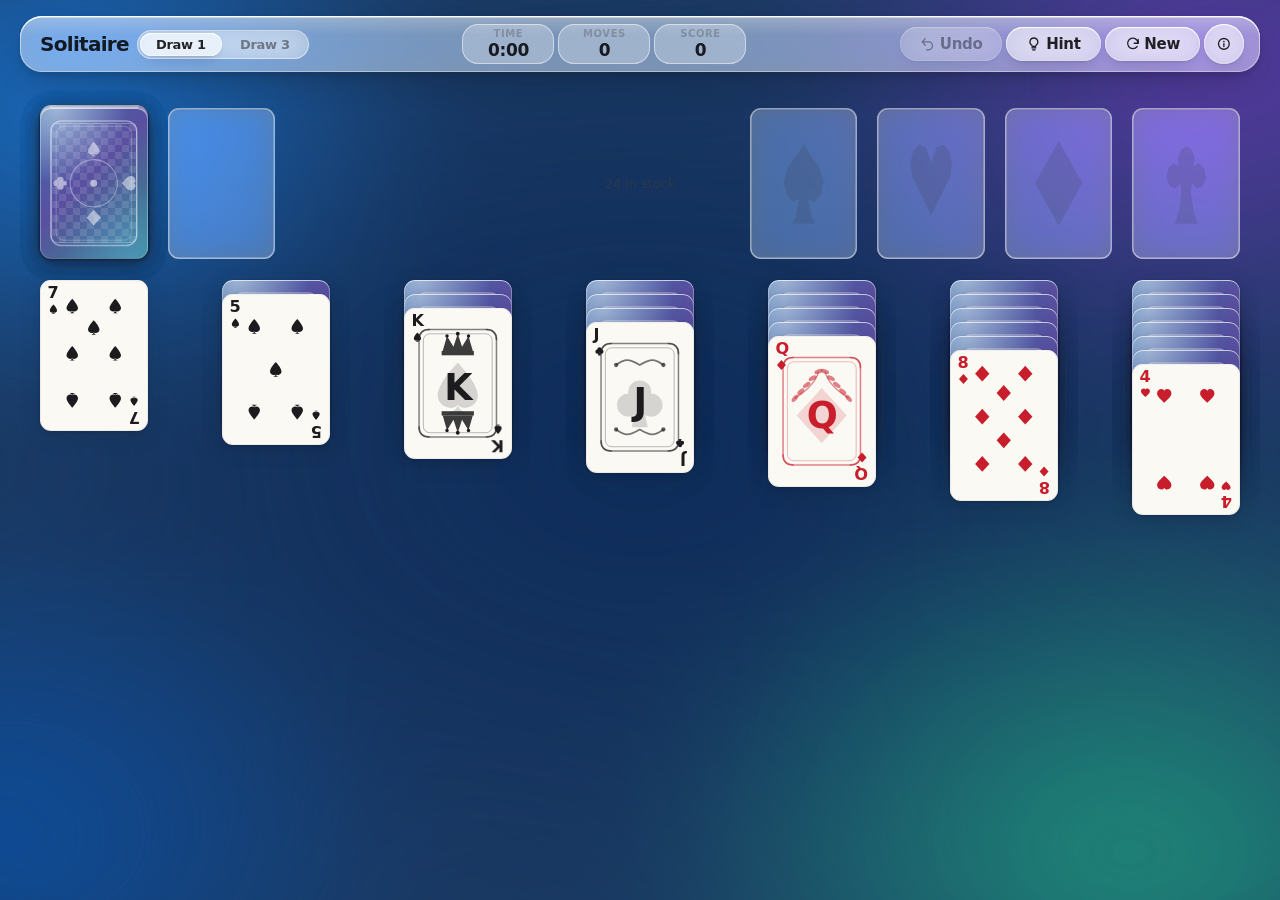
<file: index.html>
<!doctype html>
<html lang="en">
<head>
<meta charset="utf-8">
<meta name="viewport" content="width=device-width, initial-scale=1, viewport-fit=cover, maximum-scale=1">
<meta name="color-scheme" content="light dark">
<meta name="description" content="Klondike Solitaire in an Apple Liquid Glass design system.">
<meta name="apple-mobile-web-app-capable" content="yes">
<title>Glass Solitaire</title>
<link rel="icon" href="data:image/svg+xml,<svg xmlns='http://www.w3.org/2000/svg' viewBox='0 0 100 100'><rect width='100' height='100' rx='22' fill='%230A84FF'/><path d='M50 22c8 14 22 20 22 32a22 22 0 0 1-44 0c0-12 14-18 22-32z' fill='white'/></svg>">
<link rel="stylesheet" href="css/tokens.css">
<link rel="stylesheet" href="css/glass.css">
<link rel="stylesheet" href="css/cards.css">
<link rel="stylesheet" href="css/board.css">
<link rel="stylesheet" href="css/app.css">
</head>
<body>

<div class="app">

  <header class="toolbar glass glass--2" role="banner">
    <div class="toolbar__group toolbar__group--start">
      <h1 class="toolbar__title">Solitaire</h1>
      <div class="glass-segmented" role="tablist" aria-label="Draw mode" id="draw-mode">
        <button class="glass-segmented__option" role="tab" data-draw="1" aria-selected="true">Draw 1</button>
        <button class="glass-segmented__option" role="tab" data-draw="3" aria-selected="false">Draw 3</button>
      </div>
    </div>

    <div class="toolbar__group toolbar__group--stats" aria-live="off">
      <div class="glass-stat">
        <span class="glass-stat__label">Time</span>
        <span class="glass-stat__value" id="stat-time">0:00</span>
      </div>
      <div class="glass-stat">
        <span class="glass-stat__label">Moves</span>
        <span class="glass-stat__value" id="stat-moves">0</span>
      </div>
      <div class="glass-stat">
        <span class="glass-stat__label">Score</span>
        <span class="glass-stat__value" id="stat-score">0</span>
      </div>
    </div>

    <div class="toolbar__group toolbar__group--end">
      <button class="glass-button" id="btn-undo" title="Undo (U)" aria-label="Undo" disabled>
        <svg class="icon" viewBox="0 0 24 24" aria-hidden="true"><path d="M4 9h9a6 6 0 0 1 0 12h-3" fill="none" stroke="currentColor" stroke-width="2" stroke-linecap="round" stroke-linejoin="round"/><path d="M8 4 3.5 9 8 14" fill="none" stroke="currentColor" stroke-width="2" stroke-linecap="round" stroke-linejoin="round"/></svg>
        <span class="glass-button__label">Undo</span>
      </button>
      <button class="glass-button" id="btn-hint" title="Hint (H)" aria-label="Hint">
        <svg class="icon" viewBox="0 0 24 24" aria-hidden="true"><path d="M9 18h6M10 21h4" fill="none" stroke="currentColor" stroke-width="2" stroke-linecap="round"/><path d="M12 3a6 6 0 0 0-3.6 10.8c.6.5.9 1.1 1 1.7l.1.5h5l.1-.5c.1-.6.4-1.2 1-1.7A6 6 0 0 0 12 3z" fill="none" stroke="currentColor" stroke-width="2" stroke-linejoin="round"/></svg>
        <span class="glass-button__label">Hint</span>
      </button>
      <button class="glass-button glass-button--primary" id="btn-auto" title="Auto-complete (A)" aria-label="Auto-complete" hidden>
        <svg class="icon" viewBox="0 0 24 24" aria-hidden="true"><path d="m4 12 5 5L20 6" fill="none" stroke="currentColor" stroke-width="2.2" stroke-linecap="round" stroke-linejoin="round"/></svg>
        <span class="glass-button__label">Finish</span>
      </button>
      <button class="glass-button" id="btn-new" title="New game (N)" aria-label="New game">
        <svg class="icon" viewBox="0 0 24 24" aria-hidden="true"><path d="M20 11A8 8 0 1 0 18.5 16" fill="none" stroke="currentColor" stroke-width="2" stroke-linecap="round"/><path d="M20 5v6h-6" fill="none" stroke="currentColor" stroke-width="2" stroke-linecap="round" stroke-linejoin="round"/></svg>
        <span class="glass-button__label">New</span>
      </button>
      <button class="glass-button glass-button--icon" id="btn-menu" title="Menu" aria-label="Menu" aria-haspopup="dialog">
        <svg class="icon" viewBox="0 0 24 24" aria-hidden="true"><circle cx="12" cy="12" r="8.2" fill="none" stroke="currentColor" stroke-width="2"/><circle cx="12" cy="8.4" r="1.3" fill="currentColor"/><path d="M12 11.6v4.4" fill="none" stroke="currentColor" stroke-width="2" stroke-linecap="round"/></svg>
      </button>
    </div>
  </header>

  <main class="board" id="board">
    <div class="board__top">
      <div class="pile pile--stock" data-pile="stock" tabindex="0" role="button" aria-label="Stock pile"></div>
      <div class="pile pile--waste" data-pile="waste" aria-label="Waste pile"></div>
      <div class="board__gap"></div>
      <div class="pile pile--foundation" data-pile="foundation" data-suit="S" aria-label="Spades foundation"></div>
      <div class="pile pile--foundation" data-pile="foundation" data-suit="H" aria-label="Hearts foundation"></div>
      <div class="pile pile--foundation" data-pile="foundation" data-suit="D" aria-label="Diamonds foundation"></div>
      <div class="pile pile--foundation" data-pile="foundation" data-suit="C" aria-label="Clubs foundation"></div>
    </div>

    <div class="board__tableau">
      <div class="pile pile--tableau" data-pile="tableau" data-index="0"></div>
      <div class="pile pile--tableau" data-pile="tableau" data-index="1"></div>
      <div class="pile pile--tableau" data-pile="tableau" data-index="2"></div>
      <div class="pile pile--tableau" data-pile="tableau" data-index="3"></div>
      <div class="pile pile--tableau" data-pile="tableau" data-index="4"></div>
      <div class="pile pile--tableau" data-pile="tableau" data-index="5"></div>
      <div class="pile pile--tableau" data-pile="tableau" data-index="6"></div>
    </div>

    <p class="board__stockmeta" id="stock-meta"></p>
  </main>

  <div class="drag-layer" id="drag-layer" aria-hidden="true"></div>

  <!-- Menu / settings sheet -->
  <div class="scrim" id="menu-scrim" hidden>
    <div class="glass-sheet" role="dialog" aria-modal="true" aria-labelledby="menu-title" id="menu-sheet">
      <button class="glass-sheet__close" id="menu-close" aria-label="Close">
        <svg class="icon" viewBox="0 0 24 24" aria-hidden="true"><path d="M6 6l12 12M18 6 6 18" fill="none" stroke="currentColor" stroke-width="2" stroke-linecap="round"/></svg>
      </button>
      <h2 class="glass-sheet__title" id="menu-title">Game</h2>

      <div class="settings-row">
        <span class="settings-row__label">Draw mode</span>
        <div class="glass-segmented" role="tablist" aria-label="Draw mode" id="draw-mode-sheet">
          <button class="glass-segmented__option" role="tab" data-draw="1" aria-selected="true">1 card</button>
          <button class="glass-segmented__option" role="tab" data-draw="3" aria-selected="false">3 cards</button>
        </div>
      </div>

      <div class="settings-row">
        <span class="settings-row__label">Appearance</span>
        <div class="glass-segmented" role="tablist" aria-label="Appearance" id="theme-mode">
          <button class="glass-segmented__option" role="tab" data-theme="auto" aria-selected="true">Auto</button>
          <button class="glass-segmented__option" role="tab" data-theme="light" aria-selected="false">Light</button>
          <button class="glass-segmented__option" role="tab" data-theme="dark" aria-selected="false">Dark</button>
        </div>
      </div>

      <div class="settings-row">
        <span class="settings-row__label">Animations</span>
        <div class="glass-segmented" role="tablist" aria-label="Animations" id="anim-mode">
          <button class="glass-segmented__option" role="tab" data-anim="on" aria-selected="true">On</button>
          <button class="glass-segmented__option" role="tab" data-anim="off" aria-selected="false">Off</button>
        </div>
      </div>

      <div class="sheet-actions">
        <button class="glass-button glass-button--primary sheet-actions__wide" id="btn-newdeal">New deal</button>
        <button class="glass-button sheet-actions__wide" id="btn-restart">Restart deal</button>
      </div>

      <h3 class="glass-sheet__subtitle">Statistics</h3>
      <dl class="stats-grid" id="stats-grid"></dl>
      <button class="glass-button glass-button--quiet" id="btn-resetstats">Reset statistics</button>

      <h3 class="glass-sheet__subtitle">Keyboard</h3>
      <ul class="keys">
        <li><kbd>Space</kbd> draw</li>
        <li><kbd>U</kbd> undo</li>
        <li><kbd>H</kbd> hint</li>
        <li><kbd>A</kbd> auto-complete</li>
        <li><kbd>N</kbd> new game</li>
        <li><kbd>R</kbd> restart</li>
        <li><kbd>Esc</kbd> close</li>
      </ul>
    </div>
  </div>

  <!-- Win overlay -->
  <div class="scrim scrim--win" id="win-scrim" hidden>
    <div class="glass-sheet glass-sheet--win" role="dialog" aria-modal="true" aria-labelledby="win-title">
      <div class="win-mark" aria-hidden="true">
        <svg viewBox="0 0 24 24"><path d="m4 12.5 5.2 5.2L20 7" fill="none" stroke="currentColor" stroke-width="2.4" stroke-linecap="round" stroke-linejoin="round"/></svg>
      </div>
      <h2 class="glass-sheet__title" id="win-title">You win</h2>
      <p class="glass-sheet__body" id="win-summary"></p>
      <div class="sheet-actions">
        <button class="glass-button glass-button--primary sheet-actions__wide" id="btn-winnew">New deal</button>
        <button class="glass-button sheet-actions__wide" id="btn-winclose">Admire the board</button>
      </div>
    </div>
  </div>

  <div class="toast" id="toast" role="status" aria-live="polite" hidden></div>

</div>

<script type="module" src="js/main.js"></script>
</body>
</html>
</file>
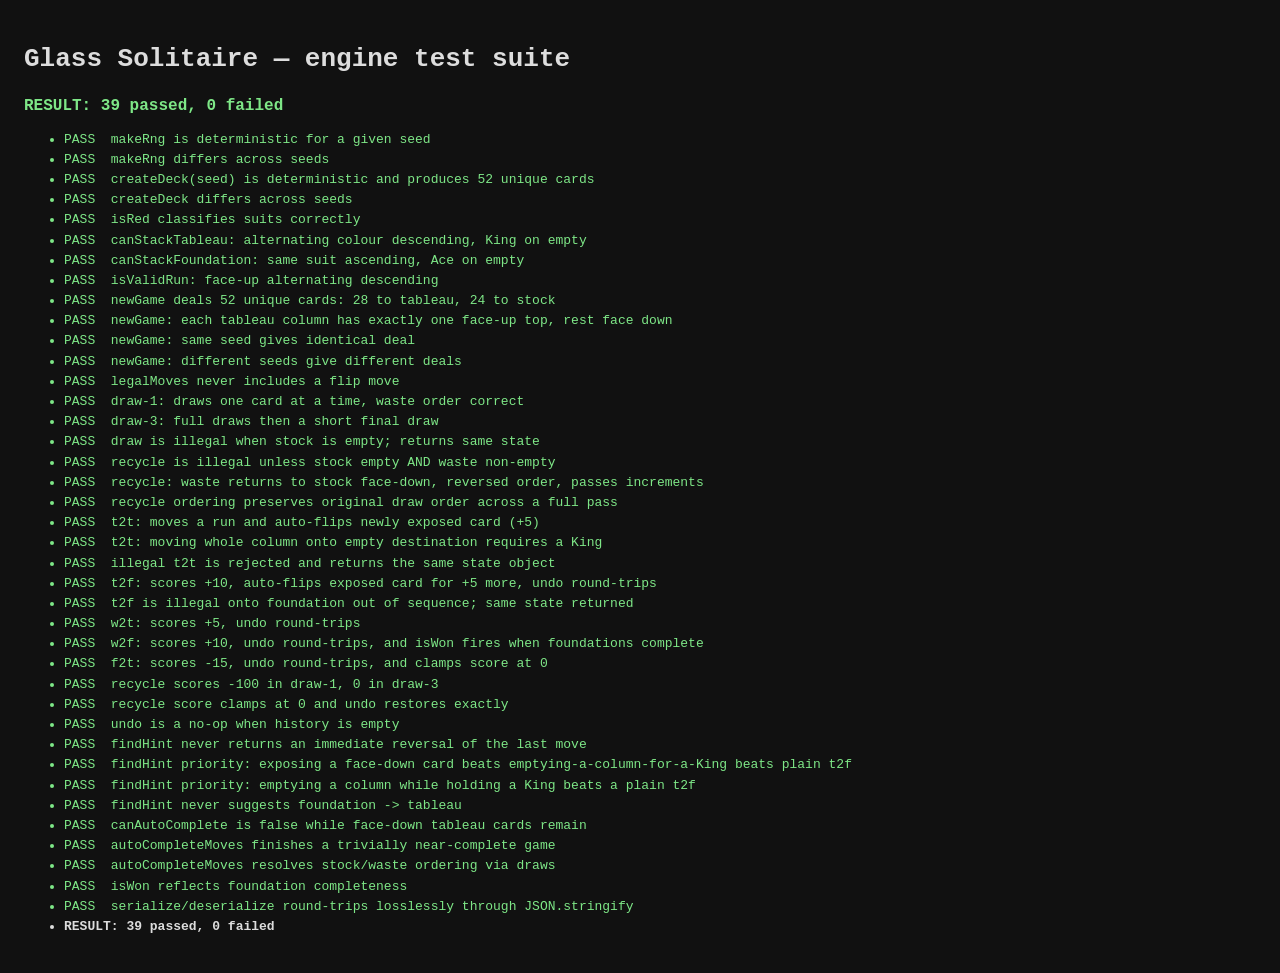
<file: tests/index.html>
<!doctype html>
<html lang="en">
<head>
<meta charset="utf-8">
<title>engine tests</title>
<style>
  body { font: 13px/1.4 ui-monospace, Menlo, Consolas, monospace; background:#111; color:#ddd; padding:16px; }
  .pass { color:#7ee787; }
  .fail { color:#ff7b72; }
  .name { color:#9cdcfe; }
  #summary { font-size:16px; margin:12px 0; font-weight:bold; }
  li { margin: 2px 0; white-space: pre-wrap; }
</style>
</head>
<body>
<h1>Glass Solitaire — engine test suite</h1>
<div id="summary">running…</div>
<ul id="results"></ul>

<script type="module">
import { makeRng, createDeck, isRed, SUITS, RANKS } from '../js/engine/deck.js';
import { canStackTableau, canStackFoundation, isValidRun } from '../js/engine/rules.js';
import {
  newGame, legalMoves, applyMove, undo, findHint,
  autoCompleteMoves, canAutoComplete, isWon, serialize, deserialize,
} from '../js/engine/game.js';

// ---------------------------------------------------------------------------
// tiny test framework
// ---------------------------------------------------------------------------

const results = [];

function test(name, fn) {
  try {
    fn();
    results.push({ name, pass: true });
  } catch (e) {
    results.push({ name, pass: false, error: (e && e.message) ? e.message : String(e) });
  }
}

function assert(cond, msg) {
  if (!cond) throw new Error(msg || 'assertion failed');
}

function assertEqual(a, b, msg) {
  const as = JSON.stringify(a);
  const bs = JSON.stringify(b);
  if (as !== bs) throw new Error(`${msg || 'not equal'} :: expected ${bs} but got ${as}`);
}

// ---------------------------------------------------------------------------
// fixtures
// ---------------------------------------------------------------------------

function C(suit, rank, faceUp) {
  return { id: `${suit}${rank}`, rank, suit, faceUp: !!faceUp };
}

function makeState(overrides) {
  const base = {
    stock: [],
    waste: [],
    foundations: { S: [], H: [], D: [], C: [] },
    tableau: [[], [], [], [], [], [], []],
    drawCount: 1,
    moves: 0,
    score: 0,
    elapsedMs: 0,
    history: [],
    passes: 0,
    won: false,
    seed: 1,
  };
  return Object.assign(base, overrides);
}

function ids(cards) {
  return cards.map((c) => c.id);
}

// ---------------------------------------------------------------------------
// deck.js
// ---------------------------------------------------------------------------

test('makeRng is deterministic for a given seed', () => {
  const r1 = makeRng(42);
  const r2 = makeRng(42);
  const seq1 = [r1(), r1(), r1(), r1(), r1()];
  const seq2 = [r2(), r2(), r2(), r2(), r2()];
  assertEqual(seq1, seq2, 'same seed should give same sequence');
  assert(seq1.every((n) => n >= 0 && n < 1), 'values must be in [0,1)');
});

test('makeRng differs across seeds', () => {
  const a = makeRng(1)();
  const b = makeRng(2)();
  assert(a !== b, 'different seeds should (almost certainly) differ');
});

test('createDeck(seed) is deterministic and produces 52 unique cards', () => {
  const d1 = createDeck(7);
  const d2 = createDeck(7);
  assertEqual(ids(d1), ids(d2), 'same seed must give same shuffle order');
  assert(d1.length === 52, 'deck has 52 cards');
  const uniq = new Set(ids(d1));
  assert(uniq.size === 52, 'all card ids unique');
  assert(d1.every((c) => c.faceUp === false), 'all cards start face down');
  for (const suit of SUITS) {
    for (const rank of RANKS) {
      assert(uniq.has(`${suit}${rank}`), `missing ${suit}${rank}`);
    }
  }
});

test('createDeck differs across seeds', () => {
  const d1 = createDeck(1);
  const d2 = createDeck(2);
  assert(ids(d1).join(',') !== ids(d2).join(','), 'different seeds should shuffle differently');
});

test('isRed classifies suits correctly', () => {
  assert(isRed('H') === true, 'hearts red');
  assert(isRed('D') === true, 'diamonds red');
  assert(isRed('S') === false, 'spades black');
  assert(isRed('C') === false, 'clubs black');
});

// ---------------------------------------------------------------------------
// rules.js
// ---------------------------------------------------------------------------

test('canStackTableau: alternating colour descending, King on empty', () => {
  assert(canStackTableau(C('H', 8), C('S', 9)) === true, '8H on 9S valid');
  assert(canStackTableau(C('S', 8), C('C', 9)) === false, 'same colour invalid');
  assert(canStackTableau(C('H', 7), C('S', 9)) === false, 'wrong rank invalid');
  assert(canStackTableau(C('S', 13), null) === true, 'King on empty column valid');
  assert(canStackTableau(C('H', 12), null) === false, 'non-King on empty column invalid');
});

test('canStackFoundation: same suit ascending, Ace on empty', () => {
  assert(canStackFoundation(C('S', 1), null) === true, 'Ace on empty foundation valid');
  assert(canStackFoundation(C('S', 2), null) === false, 'non-Ace on empty foundation invalid');
  assert(canStackFoundation(C('S', 3), C('S', 2)) === true, '3S on 2S valid');
  assert(canStackFoundation(C('H', 3), C('S', 2)) === false, 'wrong suit invalid');
  assert(canStackFoundation(C('S', 4), C('S', 2)) === false, 'wrong rank invalid');
});

test('isValidRun: face-up alternating descending', () => {
  assert(isValidRun([C('H', 8, true), C('S', 7, true), C('D', 6, true)]) === true, 'valid run');
  assert(isValidRun([C('H', 8, true), C('D', 7, true)]) === false, 'same colour run invalid');
  assert(isValidRun([C('H', 8, true), C('S', 6, true)]) === false, 'non-sequential invalid');
  assert(isValidRun([C('H', 8, false), C('S', 7, true)]) === false, 'face-down card invalid');
  assert(isValidRun([]) === false, 'empty run invalid');
});

// ---------------------------------------------------------------------------
// newGame
// ---------------------------------------------------------------------------

test('newGame deals 52 unique cards: 28 to tableau, 24 to stock', () => {
  const s = newGame({ seed: 123, drawCount: 1 });
  const tableauCount = s.tableau.reduce((n, col) => n + col.length, 0);
  assert(tableauCount === 28, `expected 28 in tableau, got ${tableauCount}`);
  assert(s.stock.length === 24, `expected 24 in stock, got ${s.stock.length}`);
  assert(s.waste.length === 0, 'waste starts empty');
  const all = s.tableau.flat().concat(s.stock);
  assert(all.length === 52, 'total cards must be 52');
  assert(new Set(ids(all)).size === 52, 'all cards unique');
  assert(s.stock.every((c) => c.faceUp === false), 'stock all face down');
});

test('newGame: each tableau column has exactly one face-up top, rest face down', () => {
  const s = newGame({ seed: 5, drawCount: 1 });
  for (let i = 0; i < 7; i++) {
    const col = s.tableau[i];
    assert(col.length === i + 1, `column ${i} should have ${i + 1} cards, got ${col.length}`);
    for (let j = 0; j < col.length; j++) {
      const expected = j === col.length - 1;
      assert(col[j].faceUp === expected, `column ${i} card ${j} faceUp mismatch`);
    }
  }
});

test('newGame: same seed gives identical deal', () => {
  const a = newGame({ seed: 999, drawCount: 1 });
  const b = newGame({ seed: 999, drawCount: 1 });
  assertEqual(serialize(a), serialize(b), 'identical seeds must deal identically');
});

test('newGame: different seeds give different deals', () => {
  const a = newGame({ seed: 1, drawCount: 1 });
  const b = newGame({ seed: 2, drawCount: 1 });
  const aOrder = a.tableau.flat().concat(a.stock).map((c) => c.id).join(',');
  const bOrder = b.tableau.flat().concat(b.stock).map((c) => c.id).join(',');
  assert(aOrder !== bOrder, 'different seeds should deal differently');
});

test('legalMoves never includes a flip move', () => {
  const s = newGame({ seed: 42, drawCount: 1 });
  const moves = legalMoves(s);
  assert(moves.every((m) => m.type !== 'flip'), 'flip must never appear in legalMoves');
});

// ---------------------------------------------------------------------------
// draw (draw-1 / draw-3, including short final draw)
// ---------------------------------------------------------------------------

test('draw-1: draws one card at a time, waste order correct', () => {
  const a = C('S', 1, false), b = C('S', 2, false), c = C('S', 3, false);
  let s = makeState({ stock: [a, b, c], drawCount: 1 });
  let mv = legalMoves(s).find((m) => m.type === 'draw');
  assert(mv.count === 1, 'draw-1 draws exactly 1');
  s = applyMove(s, mv);
  assertEqual(ids(s.waste), ['S3'], 'top of stock drawn first');
  assert(s.waste[0].faceUp === true, 'drawn card is face up');
  assert(s.moves === 1, 'moves incremented');

  mv = legalMoves(s).find((m) => m.type === 'draw');
  s = applyMove(s, mv);
  assertEqual(ids(s.waste), ['S3', 'S2'], 'second draw stacks on waste');
  assert(s.stock.length === 1, 'one card remains in stock');
});

test('draw-3: full draws then a short final draw', () => {
  const cards = [1, 2, 3, 4, 5, 6, 7].map((r) => C('H', r, false));
  let s = makeState({ stock: cards.slice(), drawCount: 3 });

  let mv = legalMoves(s).find((m) => m.type === 'draw');
  assert(mv.count === 3, 'first draw takes 3');
  s = applyMove(s, mv);
  assertEqual(ids(s.waste), ['H7', 'H6', 'H5'], 'waste order after first draw-3');
  assert(s.stock.length === 4, 'stock has 4 left');

  mv = legalMoves(s).find((m) => m.type === 'draw');
  assert(mv.count === 3, 'second draw takes 3');
  s = applyMove(s, mv);
  assertEqual(ids(s.waste), ['H7', 'H6', 'H5', 'H4', 'H3', 'H2'], 'waste order after second draw-3');
  assert(s.stock.length === 1, 'stock has 1 left');

  mv = legalMoves(s).find((m) => m.type === 'draw');
  assert(mv.count === 1, 'final draw is short: only 1 card left');
  s = applyMove(s, mv);
  assertEqual(ids(s.waste), ['H7', 'H6', 'H5', 'H4', 'H3', 'H2', 'H1'], 'waste order after short final draw');
  assert(s.stock.length === 0, 'stock now empty');
});

test('draw is illegal when stock is empty; returns same state', () => {
  const s = makeState({ stock: [], waste: [C('S', 1, true)], drawCount: 1 });
  const result = applyMove(s, { type: 'draw', from: 'stock', to: 'waste' });
  assert(result === s, 'illegal draw must return the exact same state object');
});

// ---------------------------------------------------------------------------
// recycle
// ---------------------------------------------------------------------------

test('recycle is illegal unless stock empty AND waste non-empty', () => {
  const s1 = makeState({ stock: [C('S', 1, false)], waste: [C('S', 2, true)] });
  assert(!legalMoves(s1).some((m) => m.type === 'recycle'), 'recycle illegal: stock non-empty');

  const s2 = makeState({ stock: [], waste: [] });
  assert(!legalMoves(s2).some((m) => m.type === 'recycle'), 'recycle illegal: waste empty');

  const s3 = makeState({ stock: [], waste: [C('S', 2, true)] });
  assert(legalMoves(s3).some((m) => m.type === 'recycle'), 'recycle legal: stock empty, waste non-empty');
});

test('recycle: waste returns to stock face-down, reversed order, passes increments', () => {
  const w1 = C('S', 1, true), w2 = C('S', 2, true), w3 = C('S', 3, true);
  let s = makeState({ stock: [], waste: [w1, w2, w3], drawCount: 3, passes: 0 });
  const mv = legalMoves(s).find((m) => m.type === 'recycle');
  const s2 = applyMove(s, mv);
  assertEqual(ids(s2.stock), ['S3', 'S2', 'S1'], 'stock is waste reversed');
  assert(s2.stock.every((c) => c.faceUp === false), 'recycled cards are face down');
  assert(s2.waste.length === 0, 'waste emptied');
  assert(s2.passes === 1, 'passes incremented');

  // undo restores exactly
  const s3 = undo(s2);
  assertEqual(serialize(s3), serialize(s), 'undo(recycle) restores prior state exactly');
});

test('recycle ordering preserves original draw order across a full pass', () => {
  // Draw everything out with draw-1, recycle, then confirm cards come back
  // out of the stock in the same order they were originally drawn.
  const cards = [1, 2, 3].map((r) => C('D', r, false));
  let s = makeState({ stock: cards.slice(), waste: [], drawCount: 1 });
  const drawnOrder = [];
  for (let i = 0; i < 3; i++) {
    const mv = legalMoves(s).find((m) => m.type === 'draw');
    s = applyMove(s, mv);
    drawnOrder.push(s.waste[s.waste.length - 1].id);
  }
  assertEqual(drawnOrder, ['D3', 'D2', 'D1'], 'sanity: draw order top-of-stock first');

  const recycleMv = legalMoves(s).find((m) => m.type === 'recycle');
  s = applyMove(s, recycleMv);
  assert(s.passes === 1, 'first pass counted');

  const redrawnOrder = [];
  for (let i = 0; i < 3; i++) {
    const mv = legalMoves(s).find((m) => m.type === 'draw');
    s = applyMove(s, mv);
    redrawnOrder.push(s.waste[s.waste.length - 1].id);
  }
  assertEqual(redrawnOrder, drawnOrder, 'after recycle, cards redraw in the same relative order');
});

// ---------------------------------------------------------------------------
// t2t, auto-flip, scoring
// ---------------------------------------------------------------------------

test('t2t: moves a run and auto-flips newly exposed card (+5)', () => {
  const hidden = C('C', 9, false);
  const h8 = C('H', 8, true);
  const s7 = C('S', 7, true);
  const dest = C('S', 9, true);
  let s = makeState({
    tableau: [[hidden, h8, s7], [dest], [], [], [], [], []],
  });
  const mv = legalMoves(s).find((m) => m.type === 't2t' && m.from.index === 0 && m.to.index === 1);
  assert(mv, 'expected a legal t2t move');
  assert(mv.count === 2, 'run of 2 cards');
  const s2 = applyMove(s, mv);
  assert(s2 !== s, 'applyMove must not mutate / must return new object');
  assertEqual(ids(s2.tableau[0]), ['C9'], 'source column left with hidden card');
  assert(s2.tableau[0][0].faceUp === true, 'exposed card auto-flips face up');
  assertEqual(ids(s2.tableau[1]), ['S9', 'H8', 'S7'], 'destination column receives run in order');
  assert(s2.history[s2.history.length - 1].flipped === true, 'history records flipped=true');
  assert(s2.score === 5, 'flip awards +5');
  assert(s2.moves === 1, 'moves incremented by 1 for the move, not the flip');

  // original untouched
  assertEqual(ids(s.tableau[0]), ['C9', 'H8', 'S7'], 'original state must be unmutated');
  assert(s.tableau[0][0].faceUp === false, 'original hidden card still hidden');

  // undo round-trip
  const s3 = undo(s2);
  assertEqual(serialize(s3), serialize(s), 'undo(t2t) with re-hide restores exact prior state');
});

test('t2t: moving whole column onto empty destination requires a King', () => {
  const s = makeState({
    tableau: [[C('H', 6, true), C('S', 5, true)], [], [], [], [], [], []],
  });
  const legal = legalMoves(s).filter((m) => m.type === 't2t' && m.from.index === 0);
  assert(legal.length === 0, 'non-King run cannot move onto an empty column');

  const sk = makeState({
    tableau: [[C('S', 13, true), C('H', 12, true)], [], [], [], [], [], []],
  });
  const mv = legalMoves(sk).find((m) => m.type === 't2t' && m.from.index === 0 && m.to.index === 1);
  assert(mv, 'King-led run may move onto an empty column');
  assert(mv.count === 2, 'run includes King and the card on it');
});

test('illegal t2t is rejected and returns the same state object', () => {
  const s = makeState({
    tableau: [[C('S', 9, true)], [C('S', 7, true)], [], [], [], [], []],
  });
  const found = legalMoves(s).find((m) => m.type === 't2t' && m.from.index === 1 && m.to.index === 0);
  assert(!found, 'sanity: this move should not be legal (same colour)');
  const result = applyMove(s, { type: 't2t', from: { pile: 'tableau', index: 1 }, to: { pile: 'tableau', index: 0 } });
  assert(result === s, 'illegal move must return the same state reference');
});

// ---------------------------------------------------------------------------
// t2f
// ---------------------------------------------------------------------------

test('t2f: scores +10, auto-flips exposed card for +5 more, undo round-trips', () => {
  const hidden = C('D', 6, false);
  const top = C('S', 5, true);
  let s = makeState({
    tableau: [[hidden, top], [], [], [], [], [], []],
    foundations: { S: [C('S', 1, true), C('S', 2, true), C('S', 3, true), C('S', 4, true)], H: [], D: [], C: [] },
  });
  const mv = legalMoves(s).find((m) => m.type === 't2f' && m.from.index === 0);
  assert(mv, 'expected t2f to be legal');
  const s2 = applyMove(s, mv);
  assertEqual(ids(s2.foundations.S), ['S1', 'S2', 'S3', 'S4', 'S5'], 'foundation receives card');
  assertEqual(ids(s2.tableau[0]), ['D6'], 'source column shrinks');
  assert(s2.tableau[0][0].faceUp === true, 'exposed card flips face up');
  assert(s2.score === 15, 't2f (+10) + flip (+5) = 15');
  assert(s2.won === false, 'not won yet');

  const s3 = undo(s2);
  assertEqual(serialize(s3), serialize(s), 'undo(t2f) restores exact prior state');
});

test('t2f is illegal onto foundation out of sequence; same state returned', () => {
  const s = makeState({
    tableau: [[C('S', 5, true)], [], [], [], [], [], []],
    foundations: { S: [], H: [], D: [], C: [] },
  });
  const result = applyMove(s, { type: 't2f', from: { pile: 'tableau', index: 0 }, to: { pile: 'foundation', suit: 'S' } });
  assert(result === s, '5S cannot go to an empty foundation; illegal move rejected');
});

// ---------------------------------------------------------------------------
// w2t / w2f / f2t
// ---------------------------------------------------------------------------

test('w2t: scores +5, undo round-trips', () => {
  const card = C('H', 10, true);
  let s = makeState({ waste: [card], tableau: [[C('S', 11, true)], [], [], [], [], [], []] });
  const mv = legalMoves(s).find((m) => m.type === 'w2t');
  assert(mv, 'w2t should be legal');
  const s2 = applyMove(s, mv);
  assertEqual(ids(s2.tableau[0]), ['S11', 'H10'], 'card moved to tableau');
  assert(s2.waste.length === 0, 'waste emptied');
  assert(s2.score === 5, 'w2t awards +5');
  const s3 = undo(s2);
  assertEqual(serialize(s3), serialize(s), 'undo(w2t) restores exact prior state');
});

test('w2f: scores +10, undo round-trips, and isWon fires when foundations complete', () => {
  const card = C('C', 1, true);
  let s = makeState({ waste: [card] });
  const mv = legalMoves(s).find((m) => m.type === 'w2f');
  assert(mv, 'w2f should be legal (Ace onto empty foundation)');
  const s2 = applyMove(s, mv);
  assertEqual(ids(s2.foundations.C), ['C1'], 'foundation receives ace');
  assert(s2.score === 10, 'w2f awards +10');
  const s3 = undo(s2);
  assertEqual(serialize(s3), serialize(s), 'undo(w2f) restores exact prior state');
});

test('f2t: scores -15, undo round-trips, and clamps score at 0', () => {
  const s5 = C('S', 2, true);
  let s = makeState({
    foundations: { S: [C('S', 1, true), s5], H: [], D: [], C: [] },
    tableau: [[C('H', 3, true)], [], [], [], [], [], []],
    score: 20,
  });
  const mv = legalMoves(s).find((m) => m.type === 'f2t');
  assert(mv, 'f2t should be legal');
  const s2 = applyMove(s, mv);
  assertEqual(ids(s2.tableau[0]), ['H3', 'S2'], 'card moved to tableau');
  assertEqual(ids(s2.foundations.S), ['S1'], 'foundation loses top card');
  assert(s2.score === 5, 'f2t applies -15 (20 -> 5)');
  const s3 = undo(s2);
  assertEqual(serialize(s3), serialize(s), 'undo(f2t) restores exact prior state');

  // clamp case
  let low = makeState({
    foundations: { S: [C('S', 1, true), C('S', 2, true)], H: [], D: [], C: [] },
    tableau: [[C('H', 3, true)], [], [], [], [], [], []],
    score: 5,
  });
  const mv2 = legalMoves(low).find((m) => m.type === 'f2t');
  const low2 = applyMove(low, mv2);
  assert(low2.score === 0, 'score clamps at 0 (5 - 15 -> 0)');
  assert(low2.history[0].scoreDelta === -5, 'recorded scoreDelta is the actually-applied delta');
  const low3 = undo(low2);
  assert(low3.score === 5, 'undo reverses the applied (clamped) delta exactly, restoring 5');
});

// ---------------------------------------------------------------------------
// scoring: recycle -100 (draw-1 only) and 0-clamp
// ---------------------------------------------------------------------------

test('recycle scores -100 in draw-1, 0 in draw-3', () => {
  const s1 = makeState({ stock: [], waste: [C('S', 1, true)], drawCount: 1, score: 150 });
  const mv1 = legalMoves(s1).find((m) => m.type === 'recycle');
  const r1 = applyMove(s1, mv1);
  assert(r1.score === 50, 'draw-1 recycle costs 100 points (150 -> 50)');

  const s3 = makeState({ stock: [], waste: [C('S', 1, true)], drawCount: 3, score: 50 });
  const mv3 = legalMoves(s3).find((m) => m.type === 'recycle');
  const r3 = applyMove(s3, mv3);
  assert(r3.score === 50, 'draw-3 recycle is free (no score change)');
});

test('recycle score clamps at 0 and undo restores exactly', () => {
  const s = makeState({ stock: [], waste: [C('S', 1, true)], drawCount: 1, score: 30 });
  const mv = legalMoves(s).find((m) => m.type === 'recycle');
  const s2 = applyMove(s, mv);
  assert(s2.score === 0, 'score clamps at 0 (30 - 100 -> 0)');
  assert(s2.history[0].scoreDelta === -30, 'applied delta reflects the clamp');
  const s3 = undo(s2);
  assert(s3.score === 30, 'undo restores the exact pre-clamp score');
});

// ---------------------------------------------------------------------------
// undo: no-op on empty history
// ---------------------------------------------------------------------------

test('undo is a no-op when history is empty', () => {
  const s = newGame({ seed: 1, drawCount: 1 });
  const s2 = undo(s);
  assert(s2 === s, 'undo with empty history returns the same state');
});

// ---------------------------------------------------------------------------
// findHint
// ---------------------------------------------------------------------------

test('findHint never returns an immediate reversal of the last move', () => {
  const hidden = C('C', 9, false);
  const h8 = C('H', 8, true);
  const s7 = C('S', 7, true);
  const dest = C('S', 9, true);
  let s = makeState({ tableau: [[hidden, h8, s7], [dest], [], [], [], [], []] });
  const mv = legalMoves(s).find((m) => m.type === 't2t' && m.from.index === 0 && m.to.index === 1);
  const s2 = applyMove(s, mv);

  // In s2, the only legal tableau move is moving [H8,S7] straight back — must be filtered out.
  const reversalExists = legalMoves(s2).some(
    (m) => m.type === 't2t' && m.from.index === 1 && m.to.index === 0
  );
  assert(reversalExists, 'sanity: reversal move must actually be legal here');
  const hint = findHint(s2);
  assert(hint === null, 'findHint must return null when the only move is a reversal');
});

test('findHint priority: exposing a face-down card beats emptying-a-column-for-a-King beats plain t2f', () => {
  const s = makeState({
    tableau: [
      [C('H', 6, true), C('S', 5, true)],   // col0: full valid run, moving it empties the column
      [C('C', 7, true)],                     // col1: destination for col0's run
      [C('C', 4, false), C('D', 2, true)],   // col2: moving D2 exposes a face-down card
      [], [], [], [],
    ],
    foundations: { S: [], H: [], D: [C('D', 1, true)], C: [] },
    waste: [C('D', 13, true)], // an available King
  });
  const hint = findHint(s);
  assert(hint, 'expected a hint');
  assert(hint.type === 't2f' && hint.from.index === 2, 'must prefer exposing the face-down card');
});

test('findHint priority: emptying a column while holding a King beats a plain t2f', () => {
  const s = makeState({
    tableau: [
      [C('H', 6, true), C('S', 5, true)], // col0: emptied by moving the run
      [C('C', 7, true)],                  // col1: destination
      [C('H', 2, true)],                  // col3-ish: plain t2f candidate
      [], [], [], [],
    ],
    foundations: { S: [], H: [C('H', 1, true)], D: [], C: [] },
    waste: [C('D', 13, true)], // available King
  });
  const hint = findHint(s);
  assert(hint, 'expected a hint');
  assert(hint.type === 't2t' && hint.from.index === 0 && hint.to.index === 1,
    'must prefer emptying the column ahead of the plain t2f');
});

test('findHint never suggests foundation -> tableau', () => {
  const s = makeState({
    foundations: { S: [C('S', 1, true), C('S', 2, true), C('S', 3, true)], H: [], D: [], C: [] },
    tableau: [[C('H', 4, true)], [], [], [], [], [], []],
  });
  const onlyLegalIsF2t = legalMoves(s).every((m) => m.type === 'f2t');
  assert(onlyLegalIsF2t, 'sanity: only f2t should be legal in this position');
  assert(findHint(s) === null, 'findHint must not suggest foundation -> tableau, even as a last resort');
});

// ---------------------------------------------------------------------------
// autoCompleteMoves / canAutoComplete
// ---------------------------------------------------------------------------

test('canAutoComplete is false while face-down tableau cards remain', () => {
  const s = makeState({ tableau: [[C('D', 5, false)], [], [], [], [], [], []] });
  assert(canAutoComplete(s) === false, 'face-down card blocks auto-complete');
  assertEqual(autoCompleteMoves(s), [], 'autoCompleteMoves is empty when not auto-completable');
});

test('autoCompleteMoves finishes a trivially near-complete game', () => {
  const S = [];
  for (let r = 1; r <= 12; r++) S.push(C('S', r, true));
  const full = (suit) => [1,2,3,4,5,6,7,8,9,10,11,12,13].map((r) => C(suit, r, true));
  const s = makeState({
    foundations: { S, H: full('H'), D: full('D'), C: full('C') },
    tableau: [[C('S', 13, true)], [], [], [], [], [], []],
  });
  assert(canAutoComplete(s) === true, 'no hidden cards, fully finishable');
  const moves = autoCompleteMoves(s);
  assert(moves.length === 1, 'exactly one move needed');
  assert(moves[0].type === 't2f' && moves[0].cards[0].id === 'S13', 'moves the last King home');

  let finalState = s;
  for (const m of moves) finalState = applyMove(finalState, m);
  assert(isWon(finalState) === true, 'game is won after applying the moves');
});

test('autoCompleteMoves resolves stock/waste ordering via draws', () => {
  const S = [];
  for (let r = 1; r <= 11; r++) S.push(C('S', r, true));
  const full = (suit) => [1,2,3,4,5,6,7,8,9,10,11,12,13].map((r) => C(suit, r, true));
  const s = makeState({
    foundations: { S, H: full('H'), D: full('D'), C: full('C') },
    tableau: [[], [], [], [], [], [], []],
    stock: [C('S', 12, false), C('S', 13, false)], // S13 on top, but S12 must go first
    drawCount: 1,
  });
  assert(canAutoComplete(s) === true, 'no hidden tableau cards; should resolve via draw cycling');
  const moves = autoCompleteMoves(s);
  let finalState = s;
  for (const m of moves) finalState = applyMove(finalState, m);
  assert(isWon(finalState) === true, 'stock cards eventually get sequenced correctly to the foundation');
  assert(moves.length <= 10, 'should terminate quickly, not loop excessively');
});

// ---------------------------------------------------------------------------
// isWon
// ---------------------------------------------------------------------------

test('isWon reflects foundation completeness', () => {
  const full = (suit) => [1,2,3,4,5,6,7,8,9,10,11,12,13].map((r) => C(suit, r, true));
  const won = makeState({ foundations: { S: full('S'), H: full('H'), D: full('D'), C: full('C') } });
  assert(isWon(won) === true, 'all 13x4 foundations means won');
  const notWon = makeState({ foundations: { S: full('S'), H: full('H'), D: full('D'), C: full('C').slice(0, 12) } });
  assert(isWon(notWon) === false, 'missing one card means not won');
});

// ---------------------------------------------------------------------------
// serialize / deserialize
// ---------------------------------------------------------------------------

test('serialize/deserialize round-trips losslessly through JSON.stringify', () => {
  const s = newGame({ seed: 77, drawCount: 3 });
  const json = JSON.stringify(serialize(s));
  const restored = deserialize(JSON.parse(json));
  assertEqual(restored, serialize(s), 'round trip preserves full state');

  // mutating the restored copy must not affect the original
  restored.tableau[6][6].faceUp = false;
  assert(s.tableau[6][6].faceUp === true, 'deserialize must return an independent deep copy');
});

// ---------------------------------------------------------------------------
// render results
// ---------------------------------------------------------------------------

const ul = document.getElementById('results');
let passed = 0, failed = 0;
for (const r of results) {
  const li = document.createElement('li');
  if (r.pass) {
    passed++;
    li.className = 'pass';
    li.textContent = `PASS  ${r.name}`;
  } else {
    failed++;
    li.className = 'fail';
    li.textContent = `FAIL  ${r.name}\n      ${r.error}`;
  }
  ul.appendChild(li);
}

const resultLine = `RESULT: ${passed} passed, ${failed} failed`;
const summary = document.getElementById('summary');
summary.textContent = resultLine;
summary.className = failed === 0 ? 'pass' : 'fail';

const finalLi = document.createElement('li');
finalLi.textContent = resultLine;
finalLi.style.fontWeight = 'bold';
ul.appendChild(finalLi);

document.title = failed === 0 ? 'PASS' : 'FAIL';
</script>
</body>
</html>
</file>
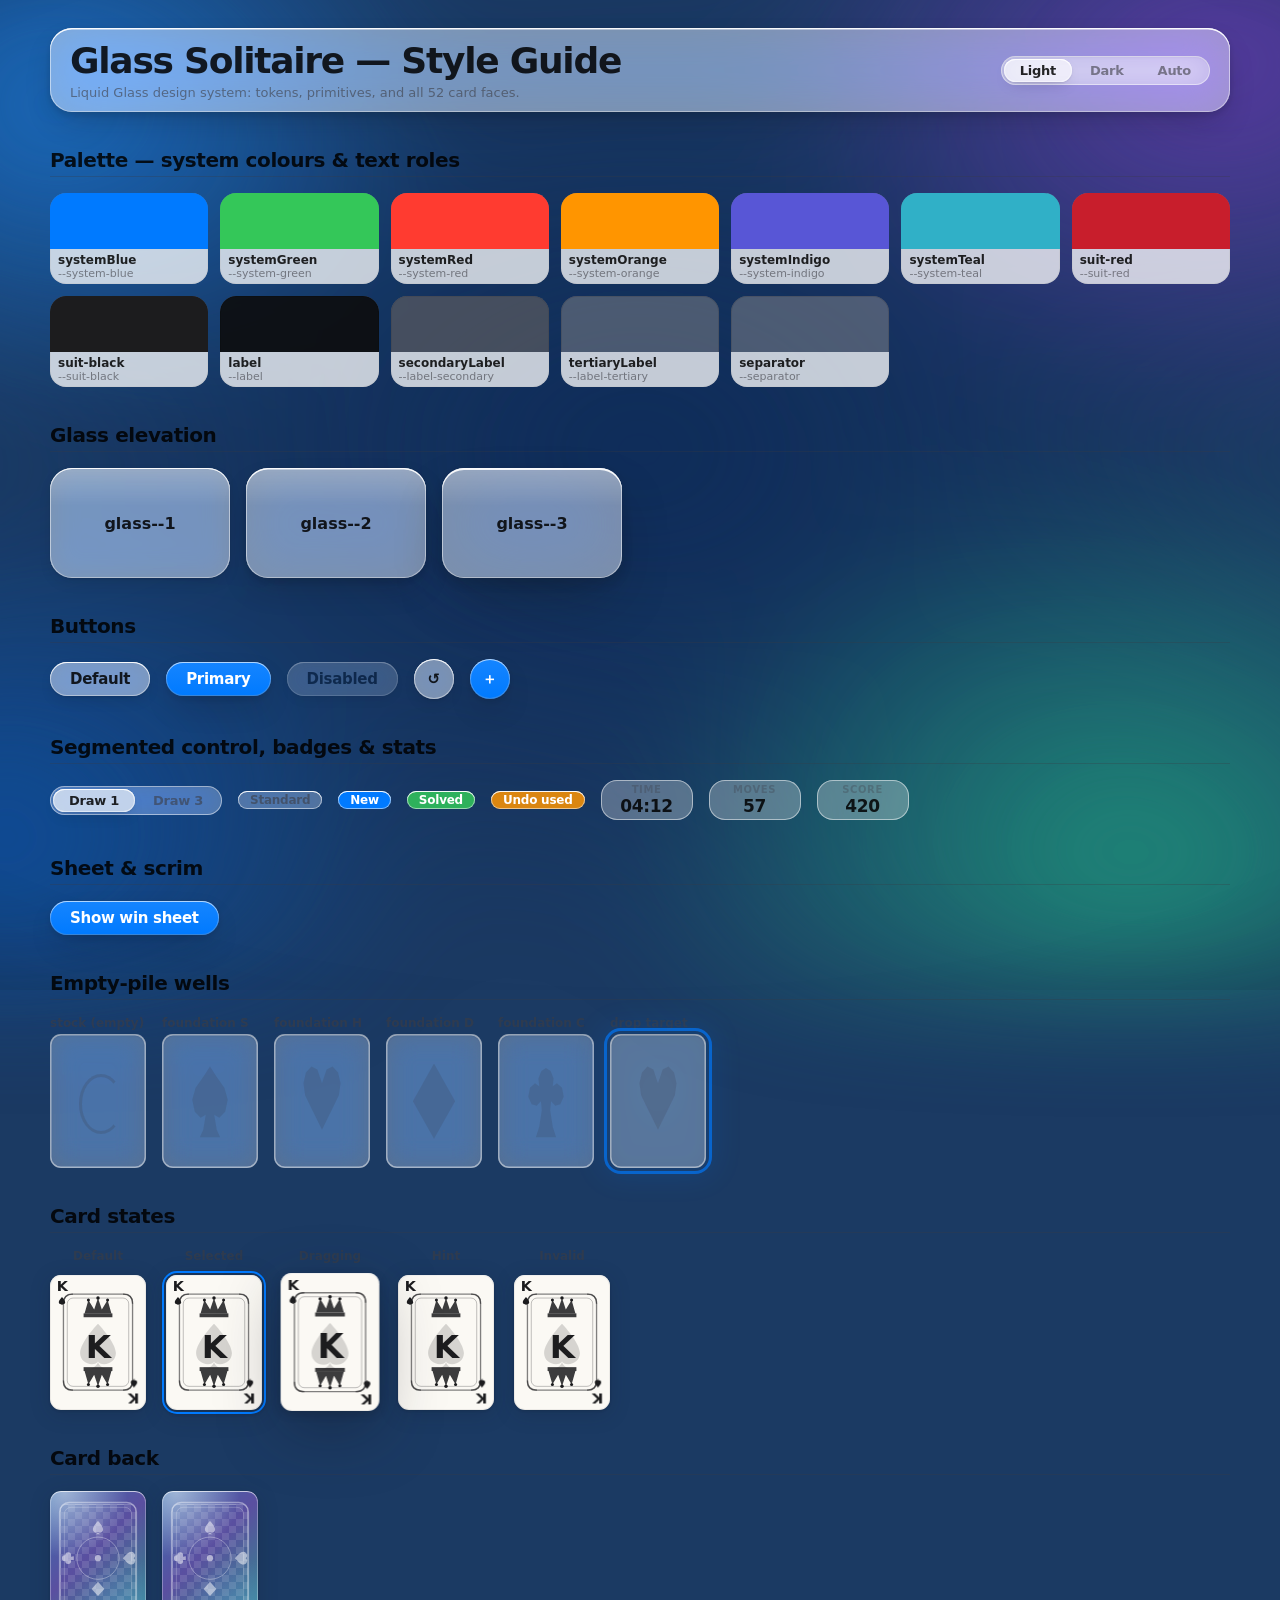
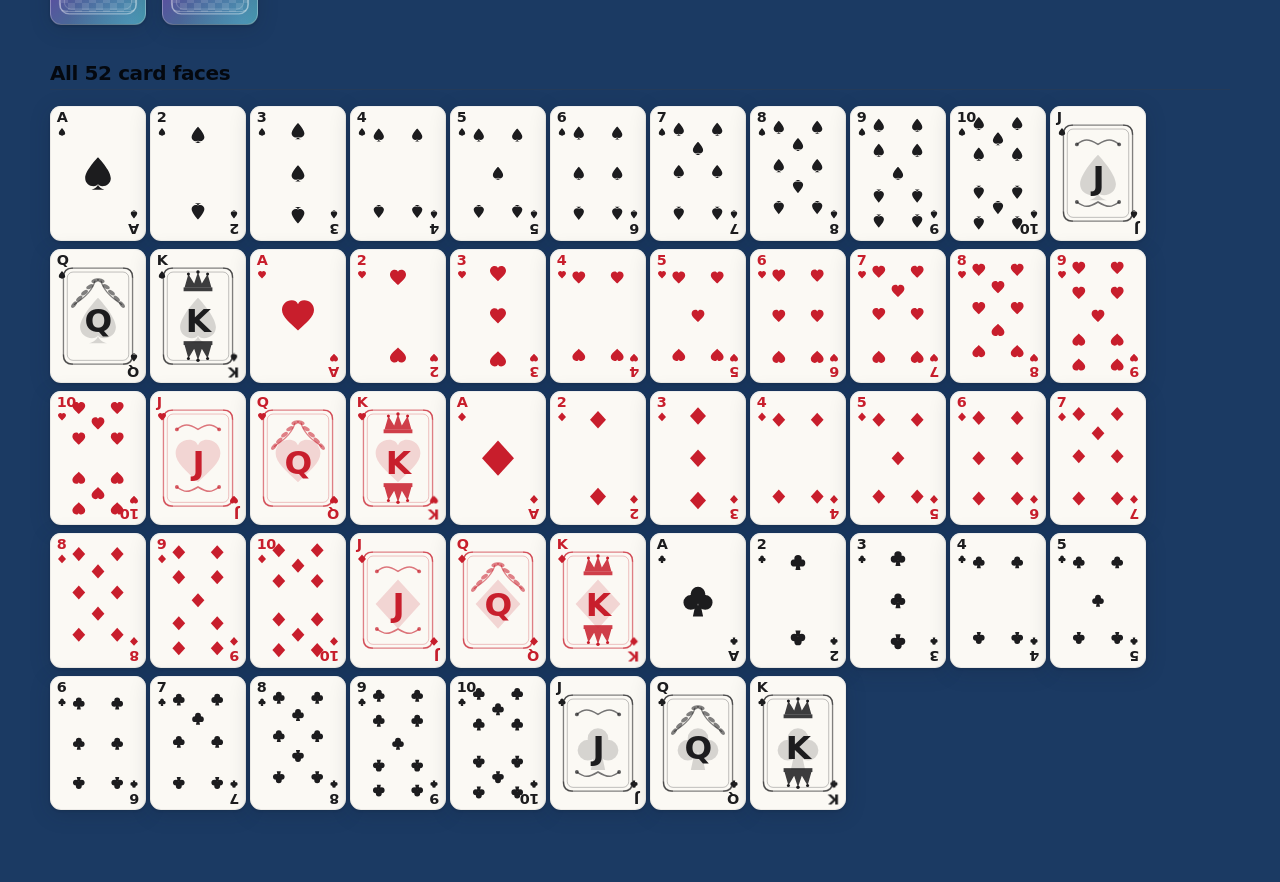
<file: styleguide.html>
<!doctype html>
<html lang="en">
<head>
<meta charset="UTF-8" />
<meta name="viewport" content="width=device-width, initial-scale=1" />
<title>Glass Solitaire — Style Guide</title>
<link rel="stylesheet" href="css/tokens.css" />
<link rel="stylesheet" href="css/glass.css" />
<link rel="stylesheet" href="css/cards.css" />
<link rel="stylesheet" href="css/board.css" />
<style>
  /* styleguide-only layout scaffolding — not part of the game's own CSS */
  body { overflow-y: auto; overflow-x: hidden; padding-bottom: 80px; }
  .sg-wrap {
    position: relative;
    z-index: 1;
    max-width: 1180px;
    margin: 0 auto;
    padding: var(--space-7) var(--space-6) var(--space-8);
  }
  .sg-header {
    display: flex;
    align-items: center;
    justify-content: space-between;
    margin-bottom: var(--space-8);
    padding: var(--space-4) var(--space-6);
  }
  .sg-header h1 {
    margin: 0;
    font-size: var(--text-2xl);
    font-weight: 700;
    letter-spacing: var(--tracking-tighter);
    color: var(--label);
  }
  .sg-header p { margin: 4px 0 0; color: var(--label-secondary); font-size: var(--text-sm); }
  section.sg-section { margin-bottom: var(--space-8); }
  .sg-section > h2 {
    font-size: var(--text-lg);
    font-weight: 700;
    letter-spacing: var(--tracking-tight);
    color: var(--label);
    margin: 0 0 var(--space-5);
    padding-bottom: var(--space-2);
    border-bottom: 1px solid var(--separator);
  }
  .sg-row { display: flex; flex-wrap: wrap; gap: var(--space-5); align-items: flex-start; }
  .sg-swatches { display: grid; grid-template-columns: repeat(auto-fill, minmax(140px, 1fr)); gap: var(--space-4); }
  .sg-swatch {
    border-radius: var(--radius-md);
    overflow: hidden;
    box-shadow: inset 0 0 0 1px var(--separator);
    background: var(--glass-fill-weak);
  }
  .sg-swatch__chip { height: 56px; }
  .sg-swatch__label {
    padding: var(--space-2) var(--space-3);
    font-size: var(--text-xs);
    font-weight: 600;
    color: var(--label);
    background: var(--glass-fill-strong);
  }
  .sg-swatch__value { font-size: 0.6875rem; color: var(--label-secondary); font-weight: 400; }
  .sg-card-grid {
    display: flex;
    flex-wrap: wrap;
    gap: var(--space-3) var(--space-2);
  }
  .sg-card-slot { position: relative; width: var(--card-w); height: var(--card-h); }
  .sg-card-slot .card { position: absolute; --y: 0px; }
  .sg-pile-grid { display: flex; gap: var(--space-5); flex-wrap: wrap; }
  .sg-label-row { font-size: var(--text-xs); color: var(--label-secondary); margin-bottom: var(--space-2); font-weight: 600; }
  .sg-theme-toggle-wrap { display: flex; gap: var(--space-3); align-items: center; }
  .sg-states { display: flex; gap: var(--space-6); flex-wrap: wrap; }
  .sg-state-item { display: flex; flex-direction: column; align-items: center; gap: var(--space-2); }
  .sg-state-item .sg-card-slot { margin-top: var(--space-2); }
  .sg-back-demo { display: flex; gap: var(--space-5); }
</style>
</head>
<body>
<div class="sg-wrap">

  <header class="sg-header glass-panel">
    <div>
      <h1>Glass Solitaire — Style Guide</h1>
      <p>Liquid Glass design system: tokens, primitives, and all 52 card faces.</p>
    </div>
    <div class="sg-theme-toggle-wrap">
      <div class="glass-segmented" id="theme-segmented" role="tablist" aria-label="Theme">
        <button type="button" role="tab" data-theme-value="light" aria-selected="true">Light</button>
        <button type="button" role="tab" data-theme-value="dark" aria-selected="false">Dark</button>
        <button type="button" role="tab" data-theme-value="auto" aria-selected="false">Auto</button>
      </div>
    </div>
  </header>

  <!-- ============================================================ -->
  <section class="sg-section">
    <h2>Palette — system colours &amp; text roles</h2>
    <div class="sg-swatches" id="palette-swatches"></div>
  </section>

  <!-- ============================================================ -->
  <section class="sg-section">
    <h2>Glass elevation</h2>
    <div class="sg-row">
      <div class="glass glass--1" style="width:180px;height:110px;display:flex;align-items:center;justify-content:center;color:var(--label);font-weight:600;">glass--1</div>
      <div class="glass glass--2" style="width:180px;height:110px;display:flex;align-items:center;justify-content:center;color:var(--label);font-weight:600;">glass--2</div>
      <div class="glass glass--3" style="width:180px;height:110px;display:flex;align-items:center;justify-content:center;color:var(--label);font-weight:600;">glass--3</div>
    </div>
  </section>

  <!-- ============================================================ -->
  <section class="sg-section">
    <h2>Buttons</h2>
    <div class="sg-row" style="align-items:center;">
      <button class="glass-button">Default</button>
      <button class="glass-button glass-button--primary">Primary</button>
      <button class="glass-button" disabled>Disabled</button>
      <button class="glass-button glass-button--icon" aria-label="Undo">↺</button>
      <button class="glass-button glass-button--primary glass-button--icon" aria-label="New game">＋</button>
    </div>
  </section>

  <!-- ============================================================ -->
  <section class="sg-section">
    <h2>Segmented control, badges &amp; stats</h2>
    <div class="sg-row" style="align-items:center;">
      <div class="glass-segmented" role="tablist" aria-label="Draw count">
        <button type="button" role="tab" aria-selected="true">Draw 1</button>
        <button type="button" role="tab" aria-selected="false">Draw 3</button>
      </div>
      <span class="glass-badge">Standard</span>
      <span class="glass-badge glass-badge--accent">New</span>
      <span class="glass-badge glass-badge--success">Solved</span>
      <span class="glass-badge glass-badge--warning">Undo used</span>
      <div class="glass-stat"><span class="glass-stat__label">Time</span><span class="glass-stat__value">04:12</span></div>
      <div class="glass-stat"><span class="glass-stat__label">Moves</span><span class="glass-stat__value">57</span></div>
      <div class="glass-stat"><span class="glass-stat__label">Score</span><span class="glass-stat__value">420</span></div>
    </div>
  </section>

  <!-- ============================================================ -->
  <section class="sg-section">
    <h2>Sheet &amp; scrim</h2>
    <div class="sg-row" style="align-items:center;">
      <button class="glass-button glass-button--primary" id="open-sheet">Show win sheet</button>
    </div>
    <div class="scrim" id="sheet-scrim" hidden>
      <div class="glass-sheet">
        <h2>You Won! 🎉</h2>
        <p>Solved in 4:12 with 57 moves.</p>
        <button class="glass-button glass-button--primary" id="close-sheet">Play again</button>
      </div>
    </div>
  </section>

  <!-- ============================================================ -->
  <section class="sg-section">
    <h2>Empty-pile wells</h2>
    <div class="sg-pile-grid">
      <div><div class="sg-label-row">stock (empty)</div><div class="pile pile--stock" data-pile="stock"></div></div>
      <div><div class="sg-label-row">foundation S</div><div class="pile pile--foundation" data-pile="foundation" data-suit="S"></div></div>
      <div><div class="sg-label-row">foundation H</div><div class="pile pile--foundation" data-pile="foundation" data-suit="H"></div></div>
      <div><div class="sg-label-row">foundation D</div><div class="pile pile--foundation" data-pile="foundation" data-suit="D"></div></div>
      <div><div class="sg-label-row">foundation C</div><div class="pile pile--foundation" data-pile="foundation" data-suit="C"></div></div>
      <div><div class="sg-label-row">drop target</div><div class="pile pile--foundation is-drop-target" data-pile="foundation" data-suit="H"></div></div>
    </div>
  </section>

  <!-- ============================================================ -->
  <section class="sg-section">
    <h2>Card states</h2>
    <div class="sg-states" id="card-states"></div>
  </section>

  <!-- ============================================================ -->
  <section class="sg-section">
    <h2>Card back</h2>
    <div class="sg-back-demo" id="card-backs"></div>
  </section>

  <!-- ============================================================ -->
  <section class="sg-section">
    <h2>All 52 card faces</h2>
    <div class="sg-card-grid" id="card-grid"></div>
  </section>

</div>

<div class="drag-layer"></div>

<script type="module">
  import { cardFaceSVG, cardBackSVG } from "./js/ui/cardface.js";

  const SUITS = ["S", "H", "D", "C"];
  const RANKS = [1,2,3,4,5,6,7,8,9,10,11,12,13];

  // ---------- theme toggle ----------
  const seg = document.getElementById("theme-segmented");
  const root = document.documentElement;
  function setTheme(value) {
    if (value === "auto") {
      root.removeAttribute("data-theme");
    } else {
      root.setAttribute("data-theme", value);
    }
    [...seg.querySelectorAll("button")].forEach((b) =>
      b.setAttribute("aria-selected", String(b.dataset.themeValue === value))
    );
  }
  seg.addEventListener("click", (e) => {
    const btn = e.target.closest("button[data-theme-value]");
    if (!btn) return;
    setTheme(btn.dataset.themeValue);
  });
  setTheme("light");

  // ---------- palette swatches ----------
  const paletteVars = [
    ["--system-blue", "systemBlue"], ["--system-green", "systemGreen"],
    ["--system-red", "systemRed"], ["--system-orange", "systemOrange"],
    ["--system-indigo", "systemIndigo"], ["--system-teal", "systemTeal"],
    ["--suit-red", "suit-red"], ["--suit-black", "suit-black"],
    ["--label", "label"], ["--label-secondary", "secondaryLabel"],
    ["--label-tertiary", "tertiaryLabel"], ["--separator", "separator"],
  ];
  const paletteEl = document.getElementById("palette-swatches");
  for (const [varName, name] of paletteVars) {
    const el = document.createElement("div");
    el.className = "sg-swatch";
    el.innerHTML = `<div class="sg-swatch__chip" style="background:var(${varName})"></div>
      <div class="sg-swatch__label">${name}<div class="sg-swatch__value">${varName}</div></div>`;
    paletteEl.appendChild(el);
  }

  // ---------- card states ----------
  const statesEl = document.getElementById("card-states");
  const stateDefs = [
    ["Default", ""], ["Selected", "is-selected"], ["Dragging", "is-dragging"],
    ["Hint", "is-hint"], ["Invalid", "is-invalid"],
  ];
  for (const [label, cls] of stateDefs) {
    const sample = { id: "SK", rank: 13, suit: "S" };
    const wrap = document.createElement("div");
    wrap.className = "sg-state-item";
    wrap.innerHTML = `<span class="sg-label-row">${label}</span>
      <div class="sg-card-slot">
        <div class="card ${cls}" data-card-id="${sample.id}" data-suit="${sample.suit}" data-rank="${sample.rank}" data-face="up" style="--y:0px">
          <div class="card__inner">
            <div class="card__front">${cardFaceSVG(sample)}</div>
            <div class="card__back">${cardBackSVG()}</div>
          </div>
        </div>
      </div>`;
    statesEl.appendChild(wrap);
  }

  // ---------- card backs (two instances) ----------
  const backsEl = document.getElementById("card-backs");
  for (let i = 0; i < 2; i++) {
    const wrap = document.createElement("div");
    wrap.className = "sg-card-slot";
    wrap.innerHTML = `<div class="card" data-card-id="back${i}" data-face="down" style="--y:0px">
      <div class="card__inner">
        <div class="card__front">${cardFaceSVG({ id: "back", rank: 1, suit: "S" })}</div>
        <div class="card__back">${cardBackSVG()}</div>
      </div>
    </div>`;
    backsEl.appendChild(wrap);
  }

  // ---------- all 52 faces ----------
  const gridEl = document.getElementById("card-grid");
  for (const suit of SUITS) {
    for (const rank of RANKS) {
      const card = { id: `${suit}${rank}`, rank, suit };
      const slot = document.createElement("div");
      slot.className = "sg-card-slot";
      slot.innerHTML = `<div class="card no-anim" data-card-id="${card.id}" data-suit="${suit}" data-rank="${rank}" data-face="up" style="--y:0px">
        <div class="card__inner">
          <div class="card__front">${cardFaceSVG(card)}</div>
          <div class="card__back">${cardBackSVG()}</div>
        </div>
      </div>`;
      gridEl.appendChild(slot);
    }
  }

  // ---------- sheet demo ----------
  document.getElementById("open-sheet").addEventListener("click", () => {
    document.getElementById("sheet-scrim").hidden = false;
  });
  document.getElementById("close-sheet").addEventListener("click", () => {
    document.getElementById("sheet-scrim").hidden = true;
  });
</script>
</body>
</html>
</file>
<file: css/tokens.css>
/*
  tokens.css — design tokens for Glass Solitaire.
  Nothing but custom properties and theme overrides lives in this file.
  Light values are the base signal; dark values come from
  @media (prefers-color-scheme: dark) AND :root[data-theme="dark"],
  and :root[data-theme="light"] always wins back to light explicitly.
*/

:root {
  /* ---------- Apple system colours (light) ---------- */
  --system-blue:   #007AFF;
  --system-green:  #34C759;
  --system-red:    #FF3B30;
  --system-orange: #FF9500;
  --system-indigo: #5856D6;
  --system-teal:   #30B0C7;

  /* ---------- text roles (light) ---------- */
  --label:            rgba(0, 0, 0, 0.85);
  --label-secondary:  rgba(60, 60, 67, 0.6);
  --label-tertiary:   rgba(60, 60, 67, 0.32);
  --label-quaternary: rgba(60, 60, 67, 0.18);
  --separator:        rgba(60, 60, 67, 0.29);
  --separator-opaque: rgba(198, 198, 200, 0.7);

  /* ---------- accent (semantic, points at a system colour) ---------- */
  --accent: var(--system-blue);
  --accent-contrast: #ffffff;

  /* ---------- glass material recipe (light) ---------- */
  --glass-fill:        rgba(255, 255, 255, 0.46);
  --glass-fill-strong: rgba(255, 255, 255, 0.66);
  --glass-fill-weak:   rgba(255, 255, 255, 0.28);
  --glass-tint-blue:   rgba(10, 132, 255, 0.35);
  --glass-specular-hi: rgba(255, 255, 255, 0.9);
  --glass-specular-lo: rgba(0, 0, 0, 0.06);
  --glass-border:      rgba(255, 255, 255, 0.5);
  --scrim-fill:        rgba(20, 24, 34, 0.32);

  /* card back + chrome only get blur; card faces stay opaque */
  --glass-blur-1: 14px;
  --glass-blur-2: 24px;
  --glass-blur-3: 38px;
  --glass-sat: 180%;

  /* ---------- elevation shadows (outer lift) ---------- */
  --shadow-1: 0 1px 2px rgba(15, 20, 30, 0.10), 0 6px 16px -6px rgba(15, 20, 30, 0.22);
  --shadow-2: 0 2px 6px rgba(15, 20, 30, 0.14), 0 14px 32px -10px rgba(15, 20, 30, 0.30);
  --shadow-3: 0 4px 12px rgba(15, 20, 30, 0.18), 0 26px 56px -14px rgba(15, 20, 30, 0.38);

  /* ---------- mesh backdrop stops (light — jewel/atmospheric) ---------- */
  --mesh-bg-base: #1b3a63;
  --mesh-stop-1: #2f6fb0;
  --mesh-stop-2: #1d4e89;
  --mesh-stop-3: #3a8f7c;
  --mesh-stop-4: #5b3f8f;
  --mesh-stop-5: #14294a;

  /* ---------- radii ---------- */
  --radius-xs: 8px;
  --radius-sm: 12px;
  --radius-md: 16px;
  --radius-chrome: 22px;
  --radius-chrome-lg: 28px;
  --radius-card: 11px;
  --radius-pill: 999px;

  /* ---------- spacing scale ---------- */
  --space-1: 2px;
  --space-2: 4px;
  --space-3: 8px;
  --space-4: 12px;
  --space-5: 16px;
  --space-6: 20px;
  --space-7: 28px;
  --space-8: 36px;

  /* ---------- type ---------- */
  --font-family: -apple-system, BlinkMacSystemFont, "SF Pro Text", "Helvetica Neue",
    system-ui, sans-serif;
  --text-xs:   0.75rem;
  --text-sm:   0.8125rem;
  --text-base: 0.9375rem;
  --text-md:   1.0625rem;
  --text-lg:   1.25rem;
  --text-xl:   1.75rem;
  --text-2xl:  2.25rem;
  --tracking-tight: -0.02em;
  --tracking-tighter: -0.035em;
  --weight-regular: 400;
  --weight-medium: 500;
  --weight-semibold: 600;
  --weight-bold: 700;

  /* ---------- motion ---------- */
  --ease-spring: cubic-bezier(0.32, 0.72, 0, 1);
  --dur-fast: 180ms;
  --dur-base: 220ms;
  --dur-slow: 260ms;

  /* ---------- z-index scale ---------- */
  --z-board: 1;
  --z-card: 10;
  --z-toolbar: 20;
  --z-drag: 500;
  --z-scrim: 900;
  --z-sheet: 950;
  --z-toast: 1000;

  /* ---------- card metrics (fluid) — contract tokens ---------- */
  --card-w: clamp(42px, 8.6vw, 96px);
  --card-h: calc(var(--card-w) * 1.4);
  --stack-gap-up: clamp(20px, 3.1vw, 30px);
  --stack-gap-down: clamp(9px, 1.3vw, 14px);

  /* ---------- suit colours — contract tokens ---------- */
  --suit-red: #C81E2C;
  --suit-black: #1c1c1e;
}

/* ================= DARK (OS-level signal) ================= */
@media (prefers-color-scheme: dark) {
  :root {
    --system-blue:   #0A84FF;
    --system-green:  #30D158;
    --system-red:    #FF453A;
    --system-orange: #FF9F0A;
    --system-indigo: #5E5CE6;
    --system-teal:   #40C8E0;

    --label:            rgba(255, 255, 255, 0.92);
    --label-secondary:  rgba(235, 235, 245, 0.6);
    --label-tertiary:   rgba(235, 235, 245, 0.32);
    --label-quaternary: rgba(235, 235, 245, 0.18);
    --separator:        rgba(84, 84, 88, 0.6);
    --separator-opaque: rgba(56, 56, 60, 0.8);

    --glass-fill:        rgba(40, 42, 54, 0.42);
    --glass-fill-strong: rgba(54, 56, 70, 0.58);
    --glass-fill-weak:   rgba(30, 32, 42, 0.30);
    --glass-tint-blue:   rgba(10, 132, 255, 0.30);
    --glass-specular-hi: rgba(255, 255, 255, 0.22);
    --glass-specular-lo: rgba(0, 0, 0, 0.35);
    --glass-border:      rgba(255, 255, 255, 0.14);
    --scrim-fill:        rgba(4, 6, 12, 0.55);

    --shadow-1: 0 1px 2px rgba(0, 0, 0, 0.30), 0 6px 18px -6px rgba(0, 0, 0, 0.45);
    --shadow-2: 0 3px 8px rgba(0, 0, 0, 0.36), 0 16px 36px -10px rgba(0, 0, 0, 0.55);
    --shadow-3: 0 6px 16px rgba(0, 0, 0, 0.42), 0 30px 64px -14px rgba(0, 0, 0, 0.65);

    --mesh-bg-base: #05070d;
    --mesh-stop-1: #123a5e;
    --mesh-stop-2: #0c2038;
    --mesh-stop-3: #114a44;
    --mesh-stop-4: #2c1f4a;
    --mesh-stop-5: #060a14;
  }
}

/* ================= EXPLICIT THEME OVERRIDES (win both directions) ================= */
:root[data-theme="dark"] {
  --system-blue:   #0A84FF;
  --system-green:  #30D158;
  --system-red:    #FF453A;
  --system-orange: #FF9F0A;
  --system-indigo: #5E5CE6;
  --system-teal:   #40C8E0;

  --label:            rgba(255, 255, 255, 0.92);
  --label-secondary:  rgba(235, 235, 245, 0.6);
  --label-tertiary:   rgba(235, 235, 245, 0.32);
  --label-quaternary: rgba(235, 235, 245, 0.18);
  --separator:        rgba(84, 84, 88, 0.6);
  --separator-opaque: rgba(56, 56, 60, 0.8);

  --glass-fill:        rgba(40, 42, 54, 0.42);
  --glass-fill-strong: rgba(54, 56, 70, 0.58);
  --glass-fill-weak:   rgba(30, 32, 42, 0.30);
  --glass-tint-blue:   rgba(10, 132, 255, 0.30);
  --glass-specular-hi: rgba(255, 255, 255, 0.22);
  --glass-specular-lo: rgba(0, 0, 0, 0.35);
  --glass-border:      rgba(255, 255, 255, 0.14);
  --scrim-fill:        rgba(4, 6, 12, 0.55);

  --shadow-1: 0 1px 2px rgba(0, 0, 0, 0.30), 0 6px 18px -6px rgba(0, 0, 0, 0.45);
  --shadow-2: 0 3px 8px rgba(0, 0, 0, 0.36), 0 16px 36px -10px rgba(0, 0, 0, 0.55);
  --shadow-3: 0 6px 16px rgba(0, 0, 0, 0.42), 0 30px 64px -14px rgba(0, 0, 0, 0.65);

  --mesh-bg-base: #05070d;
  --mesh-stop-1: #123a5e;
  --mesh-stop-2: #0c2038;
  --mesh-stop-3: #114a44;
  --mesh-stop-4: #2c1f4a;
  --mesh-stop-5: #060a14;
}

:root[data-theme="light"] {
  --system-blue:   #007AFF;
  --system-green:  #34C759;
  --system-red:    #FF3B30;
  --system-orange: #FF9500;
  --system-indigo: #5856D6;
  --system-teal:   #30B0C7;

  --label:            rgba(0, 0, 0, 0.85);
  --label-secondary:  rgba(60, 60, 67, 0.6);
  --label-tertiary:   rgba(60, 60, 67, 0.32);
  --label-quaternary: rgba(60, 60, 67, 0.18);
  --separator:        rgba(60, 60, 67, 0.29);
  --separator-opaque: rgba(198, 198, 200, 0.7);

  --glass-fill:        rgba(255, 255, 255, 0.46);
  --glass-fill-strong: rgba(255, 255, 255, 0.66);
  --glass-fill-weak:   rgba(255, 255, 255, 0.28);
  --glass-tint-blue:   rgba(10, 132, 255, 0.35);
  --glass-specular-hi: rgba(255, 255, 255, 0.9);
  --glass-specular-lo: rgba(0, 0, 0, 0.06);
  --glass-border:      rgba(255, 255, 255, 0.5);
  --scrim-fill:        rgba(20, 24, 34, 0.32);

  --shadow-1: 0 1px 2px rgba(15, 20, 30, 0.10), 0 6px 16px -6px rgba(15, 20, 30, 0.22);
  --shadow-2: 0 2px 6px rgba(15, 20, 30, 0.14), 0 14px 32px -10px rgba(15, 20, 30, 0.30);
  --shadow-3: 0 4px 12px rgba(15, 20, 30, 0.18), 0 26px 56px -14px rgba(15, 20, 30, 0.38);

  --mesh-bg-base: #1b3a63;
  --mesh-stop-1: #2f6fb0;
  --mesh-stop-2: #1d4e89;
  --mesh-stop-3: #3a8f7c;
  --mesh-stop-4: #5b3f8f;
  --mesh-stop-5: #14294a;
}
</file>
<file: css/glass.css>
/*
  glass.css — reusable Liquid Glass primitives.
  Each class here works standalone; board.css / cards.css compose them.
*/

/* ============================================================
   .glass — base material. Modifiers .glass--1/2/3 control elevation:
   higher elevation = more blur + brighter specular edge, not a darker shadow.
   ============================================================ */
.glass {
  position: relative;
  background: var(--glass-fill);
  -webkit-backdrop-filter: blur(var(--glass-blur-1)) saturate(var(--glass-sat));
  backdrop-filter: blur(var(--glass-blur-1)) saturate(var(--glass-sat));
  border-radius: var(--radius-chrome);
  box-shadow:
    inset 0 1px 0 0 var(--glass-specular-hi),
    inset 0 -1px 0 0 var(--glass-specular-lo),
    inset 0 0 0 1px var(--glass-border),
    var(--shadow-1);
  isolation: isolate;
}

.glass--1 {
  -webkit-backdrop-filter: blur(var(--glass-blur-1)) saturate(var(--glass-sat));
  backdrop-filter: blur(var(--glass-blur-1)) saturate(var(--glass-sat));
  box-shadow:
    inset 0 1px 0 0 var(--glass-specular-hi),
    inset 0 -1px 0 0 var(--glass-specular-lo),
    inset 0 0 0 1px var(--glass-border),
    var(--shadow-1);
}

.glass--2 {
  -webkit-backdrop-filter: blur(var(--glass-blur-2)) saturate(var(--glass-sat));
  backdrop-filter: blur(var(--glass-blur-2)) saturate(var(--glass-sat));
  box-shadow:
    inset 0 1.5px 0 0 var(--glass-specular-hi),
    inset 0 -1px 0 0 var(--glass-specular-lo),
    inset 0 0 0 1px var(--glass-border),
    var(--shadow-2);
}

.glass--3 {
  -webkit-backdrop-filter: blur(var(--glass-blur-3)) saturate(var(--glass-sat));
  backdrop-filter: blur(var(--glass-blur-3)) saturate(var(--glass-sat));
  box-shadow:
    inset 0 2px 0 0 var(--glass-specular-hi),
    inset 0 -1.5px 0 0 var(--glass-specular-lo),
    inset 0 0 0 1px var(--glass-border),
    var(--shadow-3);
}

/* subtle top sheen so the glass reads as curved, not flat */
.glass::after {
  content: "";
  position: absolute;
  inset: 0;
  border-radius: inherit;
  pointer-events: none;
  background: linear-gradient(
    180deg,
    rgba(255, 255, 255, 0.22) 0%,
    rgba(255, 255, 255, 0) 34%
  );
  mix-blend-mode: overlay;
  z-index: 1;
}

@media (prefers-color-scheme: dark) {
  .glass::after {
    background: linear-gradient(
      180deg,
      rgba(255, 255, 255, 0.10) 0%,
      rgba(255, 255, 255, 0) 40%
    );
  }
}
:root[data-theme="dark"] .glass::after {
  background: linear-gradient(
    180deg,
    rgba(255, 255, 255, 0.10) 0%,
    rgba(255, 255, 255, 0) 40%
  );
}
:root[data-theme="light"] .glass::after {
  background: linear-gradient(
    180deg,
    rgba(255, 255, 255, 0.22) 0%,
    rgba(255, 255, 255, 0) 34%
  );
}

/* ============================================================
   .glass-panel — generic chrome surface for toolbars / cards of UI
   ============================================================ */
.glass-panel {
  background: var(--glass-fill);
  -webkit-backdrop-filter: blur(var(--glass-blur-2)) saturate(var(--glass-sat));
  backdrop-filter: blur(var(--glass-blur-2)) saturate(var(--glass-sat));
  border-radius: var(--radius-chrome);
  box-shadow:
    inset 0 1.5px 0 0 var(--glass-specular-hi),
    inset 0 -1px 0 0 var(--glass-specular-lo),
    inset 0 0 0 1px var(--glass-border),
    var(--shadow-2);
  padding: var(--space-5);
}

/* ============================================================
   .glass-button
   ============================================================ */
.glass-button {
  position: relative;
  display: inline-flex;
  align-items: center;
  justify-content: center;
  gap: var(--space-2);
  font-family: var(--font-family);
  font-size: var(--text-base);
  font-weight: var(--weight-semibold);
  letter-spacing: var(--tracking-tight);
  color: var(--label);
  background: var(--glass-fill);
  -webkit-backdrop-filter: blur(var(--glass-blur-1)) saturate(var(--glass-sat));
  backdrop-filter: blur(var(--glass-blur-1)) saturate(var(--glass-sat));
  border: none;
  border-radius: var(--radius-pill);
  padding: var(--space-3) var(--space-6);
  cursor: pointer;
  box-shadow:
    inset 0 1px 0 0 var(--glass-specular-hi),
    inset 0 -1px 0 0 var(--glass-specular-lo),
    inset 0 0 0 1px var(--glass-border),
    var(--shadow-1);
  transition: transform var(--dur-fast) var(--ease-spring),
    box-shadow var(--dur-fast) var(--ease-spring),
    background var(--dur-fast) var(--ease-spring);
}

.glass-button:hover {
  background: var(--glass-fill-strong);
  transform: translateY(-1px);
  box-shadow:
    inset 0 1px 0 0 var(--glass-specular-hi),
    inset 0 -1px 0 0 var(--glass-specular-lo),
    inset 0 0 0 1px var(--glass-border),
    var(--shadow-2);
}

.glass-button:active {
  transform: translateY(0) scale(0.97);
  box-shadow:
    inset 0 1px 1px 0 rgba(0, 0, 0, 0.12),
    inset 0 0 0 1px var(--glass-border),
    var(--shadow-1);
}

.glass-button:disabled,
.glass-button[aria-disabled="true"] {
  opacity: 0.4;
  cursor: not-allowed;
  transform: none;
  box-shadow:
    inset 0 1px 0 0 var(--glass-specular-hi),
    inset 0 0 0 1px var(--glass-border),
    var(--shadow-1);
}

.glass-button--primary {
  color: var(--accent-contrast);
  background: linear-gradient(180deg, color-mix(in srgb, var(--accent) 92%, white 8%), var(--accent));
  box-shadow:
    inset 0 1px 0 0 rgba(255, 255, 255, 0.55),
    inset 0 -1px 0 0 rgba(0, 0, 0, 0.15),
    inset 0 0 0 1px rgba(255, 255, 255, 0.25),
    var(--shadow-2);
}

.glass-button--primary:hover {
  background: linear-gradient(180deg, color-mix(in srgb, var(--accent) 96%, white 10%), var(--accent));
  box-shadow:
    inset 0 1px 0 0 rgba(255, 255, 255, 0.6),
    inset 0 -1px 0 0 rgba(0, 0, 0, 0.15),
    inset 0 0 0 1px rgba(255, 255, 255, 0.3),
    var(--shadow-3);
}

/* icon-only compact form, used on narrow toolbars */
.glass-button--icon {
  padding: var(--space-3);
  border-radius: var(--radius-pill);
  aspect-ratio: 1;
  min-width: 40px;
}

/* ============================================================
   focus-visible rings — keyboard accessibility, accent coloured
   ============================================================ */
.glass-button:focus-visible,
.glass-segmented button:focus-visible,
.glass-badge:focus-visible,
.pile:focus-visible,
.card:focus-visible,
a:focus-visible,
[tabindex]:focus-visible {
  outline: 2.5px solid var(--accent);
  outline-offset: 2px;
  border-radius: var(--radius-sm);
}

/* ============================================================
   .glass-segmented — iOS-style segmented control
   ============================================================ */
.glass-segmented {
  position: relative;
  display: inline-grid;
  grid-auto-flow: column;
  background: var(--glass-fill-weak);
  -webkit-backdrop-filter: blur(var(--glass-blur-1)) saturate(var(--glass-sat));
  backdrop-filter: blur(var(--glass-blur-1)) saturate(var(--glass-sat));
  border-radius: var(--radius-pill);
  padding: 3px;
  box-shadow:
    inset 0 1px 2px rgba(0, 0, 0, 0.08),
    inset 0 0 0 1px var(--glass-border);
  gap: 2px;
}

.glass-segmented button {
  position: relative;
  z-index: 1;
  border: none;
  background: transparent;
  font-family: var(--font-family);
  font-size: var(--text-sm);
  font-weight: var(--weight-semibold);
  letter-spacing: var(--tracking-tight);
  color: var(--label-secondary);
  padding: var(--space-2) var(--space-5);
  border-radius: var(--radius-pill);
  cursor: pointer;
  transition: color var(--dur-fast) var(--ease-spring);
}

.glass-segmented button[aria-selected="true"],
.glass-segmented button[data-selected] {
  color: var(--label);
}

/* the sliding pill: an absolutely positioned element JS moves via --pill-x/--pill-w,
   or simplest — a per-button ::before that only paints on the selected one and
   relies on layout transitions when aria-selected changes */
.glass-segmented button[aria-selected="true"]::before,
.glass-segmented button[data-selected]::before {
  content: "";
  position: absolute;
  inset: 0;
  z-index: -1;
  background: var(--glass-fill-strong);
  border-radius: var(--radius-pill);
  box-shadow:
    inset 0 1px 0 0 var(--glass-specular-hi),
    inset 0 0 0 1px var(--glass-border),
    var(--shadow-1);
  animation: segment-pop var(--dur-base) var(--ease-spring);
}

@keyframes segment-pop {
  from { transform: scale(0.85); opacity: 0.4; }
  to   { transform: scale(1); opacity: 1; }
}

/* ============================================================
   .glass-sheet — centred modal card + .scrim backdrop
   ============================================================ */
.scrim[hidden] {
  display: none;
}

.scrim {
  position: fixed;
  inset: 0;
  background: var(--scrim-fill);
  -webkit-backdrop-filter: blur(18px) saturate(140%);
  backdrop-filter: blur(18px) saturate(140%);
  z-index: var(--z-scrim);
  display: flex;
  align-items: center;
  justify-content: center;
  animation: scrim-in var(--dur-base) var(--ease-spring);
}

@keyframes scrim-in {
  from { opacity: 0; }
  to   { opacity: 1; }
}

.glass-sheet {
  position: relative;
  z-index: var(--z-sheet);
  min-width: 280px;
  max-width: min(420px, 90vw);
  background: var(--glass-fill-strong);
  -webkit-backdrop-filter: blur(var(--glass-blur-3)) saturate(var(--glass-sat));
  backdrop-filter: blur(var(--glass-blur-3)) saturate(var(--glass-sat));
  border-radius: var(--radius-chrome-lg);
  padding: var(--space-8) var(--space-7);
  text-align: center;
  box-shadow:
    inset 0 2px 0 0 var(--glass-specular-hi),
    inset 0 -1.5px 0 0 var(--glass-specular-lo),
    inset 0 0 0 1px var(--glass-border),
    var(--shadow-3);
  animation: sheet-in var(--dur-slow) var(--ease-spring);
}

@keyframes sheet-in {
  from { opacity: 0; transform: scale(0.92) translateY(8px); }
  to   { opacity: 1; transform: scale(1) translateY(0); }
}

.glass-sheet h2 {
  margin: 0 0 var(--space-3);
  font-size: var(--text-xl);
  font-weight: var(--weight-bold);
  letter-spacing: var(--tracking-tighter);
  color: var(--label);
}

.glass-sheet p {
  margin: 0 0 var(--space-6);
  color: var(--label-secondary);
  font-size: var(--text-base);
}

/* ============================================================
   .glass-badge — small pill label
   ============================================================ */
.glass-badge {
  display: inline-flex;
  align-items: center;
  gap: var(--space-2);
  font-family: var(--font-family);
  font-size: var(--text-xs);
  font-weight: var(--weight-semibold);
  letter-spacing: var(--tracking-tight);
  color: var(--label-secondary);
  background: var(--glass-fill-weak);
  -webkit-backdrop-filter: blur(var(--glass-blur-1)) saturate(var(--glass-sat));
  backdrop-filter: blur(var(--glass-blur-1)) saturate(var(--glass-sat));
  border-radius: var(--radius-pill);
  padding: var(--space-1) var(--space-4);
  box-shadow:
    inset 0 1px 0 0 var(--glass-specular-hi),
    inset 0 0 0 1px var(--glass-border);
}

.glass-badge--accent {
  color: var(--accent-contrast);
  background: var(--accent);
}

.glass-badge--success { background: color-mix(in srgb, var(--system-green) 85%, transparent); color: #fff; }
.glass-badge--warning { background: color-mix(in srgb, var(--system-orange) 85%, transparent); color: #fff; }

/* ============================================================
   .glass-stat — timer / moves / score readout
   ============================================================ */
.glass-stat {
  display: inline-flex;
  flex-direction: column;
  align-items: center;
  justify-content: center;
  gap: 1px;
  min-width: 60px;
  padding: var(--space-2) var(--space-5);
  border-radius: var(--radius-md);
  background: var(--glass-fill-weak);
  box-shadow: inset 0 0 0 1px var(--glass-border);
}

.glass-stat__label {
  font-size: 0.625rem;
  font-weight: var(--weight-semibold);
  text-transform: uppercase;
  letter-spacing: 0.06em;
  color: var(--label-tertiary);
}

.glass-stat__value {
  font-size: var(--text-md);
  font-weight: var(--weight-semibold);
  letter-spacing: var(--tracking-tight);
  color: var(--label);
  font-variant-numeric: tabular-nums;
}

/* ============================================================
   reduced motion — kill everything above
   ============================================================ */
@media (prefers-reduced-motion: reduce) {
  .glass-button,
  .glass-segmented button,
  .glass-segmented button::before,
  .scrim,
  .glass-sheet {
    animation: none !important;
    transition: none !important;
  }
}
</file>
<file: css/cards.css>
/*
  cards.css — styles the card + pile DOM defined in CONTRACT.md section 4.
  Performance: backdrop-filter stays off the 52 card faces; it is spent on
  the chrome, the empty-pile wells, and the card BACK only.
*/

/* ============================================================
   .pile — a slot that holds a stack of .card elements
   ============================================================ */
.pile {
  position: relative;
  width: var(--card-w);
  height: var(--card-h);
  border-radius: var(--radius-card);
}

.pile--tableau {
  /* tableau piles grow downward past their own box as cards stack */
  height: auto;
  min-height: var(--card-h);
}

/* empty-well indicator: only renders when the pile has no card children */
.pile:not(:has(.card))::before {
  content: "";
  position: absolute;
  inset: 0;
  border-radius: var(--radius-card);
  background: var(--glass-fill-weak);
  -webkit-backdrop-filter: blur(var(--glass-blur-1)) saturate(var(--glass-sat));
  backdrop-filter: blur(var(--glass-blur-1)) saturate(var(--glass-sat));
  box-shadow:
    inset 0 1px 3px rgba(0, 0, 0, 0.18),
    inset 0 0 0 1.5px var(--glass-border);
}

/* ghosted suit glyph inside empty foundation wells, via percentage clip-path
   so it stays crisp at any --card-w (no images, no data URIs) */
.pile--foundation:not(:has(.card))::after {
  content: "";
  position: absolute;
  left: 28%;
  top: 22%;
  width: 44%;
  height: 56%;
  background: var(--label-tertiary);
  opacity: 0.55;
}

.pile--foundation[data-suit="D"]:not(:has(.card))::after {
  clip-path: polygon(50% 0%, 100% 50%, 50% 100%, 0% 50%);
}

.pile--foundation[data-suit="H"]:not(:has(.card))::after {
  clip-path: polygon(
    50% 26%, 61% 8%, 75% 4%, 88% 12%, 94% 26%, 90% 42%,
    78% 56%, 50% 88%, 22% 56%, 10% 42%, 6% 26%, 12% 12%, 25% 4%, 39% 8%
  );
}

.pile--foundation[data-suit="S"]:not(:has(.card))::after {
  clip-path: polygon(
    50% 4%, 66% 18%, 84% 32%, 92% 48%, 86% 64%,
    72% 72%, 60% 68%, 66% 88%, 74% 98%, 26% 98%, 34% 88%,
    40% 68%, 28% 72%, 14% 64%, 8% 48%, 16% 32%, 34% 18%
  );
}

.pile--foundation[data-suit="C"]:not(:has(.card))::after {
  clip-path: polygon(
    50% 6%, 61% 10%, 68% 20%, 66% 30%,
    76% 26%, 88% 32%, 92% 44%, 84% 54%, 72% 56%, 62% 50%,
    60% 62%, 66% 84%, 74% 98%, 26% 98%, 34% 84%, 40% 62%,
    38% 50%, 28% 56%, 16% 54%, 8% 44%, 12% 32%, 24% 26%,
    34% 30%, 32% 20%, 39% 10%
  );
}

/* stock well: recycle glyph — a broken ring with an arrowhead */
.pile--stock:not(:has(.card))::after {
  content: "";
  position: absolute;
  left: 30%;
  top: 30%;
  width: 40%;
  height: 40%;
  border-radius: 50%;
  border: 3px solid var(--label-tertiary);
  border-right-color: transparent;
  opacity: 0.6;
}

.is-drop-target {
  z-index: 2;
}

.is-drop-target::before {
  box-shadow:
    inset 0 1px 3px rgba(0, 0, 0, 0.18),
    inset 0 0 0 1.5px var(--glass-border),
    0 0 0 3px color-mix(in srgb, var(--accent) 65%, transparent),
    0 0 18px 2px color-mix(in srgb, var(--accent) 55%, transparent);
}

/* a pile currently holding cards also gets the accent ring on its top card
   when it is a drop target, since ::before no longer renders */
.pile.is-drop-target {
  outline: 3px solid color-mix(in srgb, var(--accent) 65%, transparent);
  outline-offset: 3px;
  border-radius: var(--radius-card);
  filter: drop-shadow(0 0 14px color-mix(in srgb, var(--accent) 45%, transparent));
}

/* ============================================================
   .card
   ============================================================ */
.card {
  position: absolute;
  left: 0;
  top: var(--y, 0px);
  width: var(--card-w);
  height: var(--card-h);
  border-radius: var(--radius-card);
  cursor: grab;
  transition: top var(--dur-base) var(--ease-spring),
    transform var(--dur-fast) var(--ease-spring),
    box-shadow var(--dur-fast) var(--ease-spring);
  filter: drop-shadow(0 1px 1px rgba(15, 20, 30, 0.18)) drop-shadow(0 4px 10px rgba(15, 20, 30, 0.16));
}

.card.no-anim {
  transition: none;
}

.card__inner {
  position: relative;
  width: 100%;
  height: 100%;
  transform-style: preserve-3d;
  transition: transform var(--dur-base) var(--ease-spring);
}

.card.no-anim .card__inner {
  transition: none;
}

.card[data-face="down"] .card__inner {
  transform: rotateY(180deg);
}

.card__front,
.card__back {
  position: absolute;
  inset: 0;
  backface-visibility: hidden;
  -webkit-backface-visibility: hidden;
  border-radius: var(--radius-card);
  overflow: hidden;
}

.card__front {
  /* near-opaque warm-white so pips stay crisp — no backdrop-filter here */
  background: #fbf9f4;
  box-shadow:
    inset 0 0 0 1px rgba(0, 0, 0, 0.06),
    inset 0 1px 0 0 rgba(255, 255, 255, 0.8);
}

@media (prefers-color-scheme: dark) {
  .card__front {
    background: #e8e6df;
  }
}
:root[data-theme="dark"] .card__front { background: #e8e6df; }
:root[data-theme="light"] .card__front { background: #fbf9f4; }

.card__front svg,
.card__back svg {
  display: block;
  width: 100%;
  height: 100%;
}

.card__back {
  transform: rotateY(180deg);
  /* the one place besides chrome that spends a real blur: a frosted,
     faintly iridescent glass treatment on the back of every card */
  background:
    radial-gradient(120% 90% at 15% 0%, rgba(255, 255, 255, 0.5), transparent 55%),
    radial-gradient(120% 90% at 85% 100%, rgba(120, 170, 255, 0.35), transparent 55%),
    linear-gradient(135deg, #3a6fb0 0%, #5a4fa0 45%, #2f8f8a 100%);
  -webkit-backdrop-filter: blur(var(--glass-blur-1)) saturate(200%);
  backdrop-filter: blur(var(--glass-blur-1)) saturate(200%);
  box-shadow:
    inset 0 1px 0 0 rgba(255, 255, 255, 0.55),
    inset 0 -1px 0 0 rgba(0, 0, 0, 0.25),
    inset 0 0 0 1px rgba(255, 255, 255, 0.3);
}

.card__back::before {
  /* diamond lattice motif to sell "designed" glass card back */
  content: "";
  position: absolute;
  inset: 10%;
  border-radius: 6px;
  border: 1.5px solid rgba(255, 255, 255, 0.35);
  background-image:
    linear-gradient(45deg, rgba(255, 255, 255, 0.16) 25%, transparent 25%, transparent 75%, rgba(255, 255, 255, 0.16) 75%),
    linear-gradient(45deg, rgba(255, 255, 255, 0.16) 25%, transparent 25%, transparent 75%, rgba(255, 255, 255, 0.16) 75%);
  background-size: 14px 14px;
  background-position: 0 0, 7px 7px;
  opacity: 0.7;
}

/* ============================================================
   state classes
   ============================================================ */
.card.is-dragging {
  cursor: grabbing;
  transform: scale(1.03);
  transition: none;
  z-index: var(--z-drag);
  filter: drop-shadow(0 3px 4px rgba(15, 20, 30, 0.24)) drop-shadow(0 18px 30px rgba(15, 20, 30, 0.32));
}

.card.is-selected {
  outline: 2.5px solid var(--accent);
  outline-offset: 2px;
  border-radius: var(--radius-card);
}

/* A filter: drop-shadow alone traces the card's alpha silhouette, which reads as a thin,
   easy-to-miss sliver rather than a ring — box-shadow on an explicit border-radius (the
   .card element itself has none by default; front/back carry it) renders a solid glow
   instead, and the scale nudge gives the eye motion to catch even off to the side. */
.card.is-hint {
  position: relative;
  z-index: calc(var(--z-drag) - 1);
  border-radius: var(--radius-card);
  animation: hint-pulse 950ms var(--ease-spring) 3;
}

@keyframes hint-pulse {
  0%, 100% {
    transform: scale(1);
    box-shadow: 0 0 0 0 color-mix(in srgb, var(--accent) 0%, transparent);
  }
  50% {
    transform: scale(1.045);
    box-shadow: 0 0 0 3px color-mix(in srgb, var(--accent) 85%, transparent),
      0 0 30px 8px color-mix(in srgb, var(--accent) 65%, transparent);
  }
}

/* The hint also names a destination pile; without this, toggling .is-hint on it did
   nothing at all — the "goes here" half of the hint was silently invisible. */
.pile.is-hint {
  border-radius: var(--radius-card);
  animation: hint-pile-pulse 950ms var(--ease-spring) 3;
}

@keyframes hint-pile-pulse {
  0%, 100% {
    outline: 3px solid color-mix(in srgb, var(--accent) 0%, transparent);
    outline-offset: 3px;
    box-shadow: 0 0 0 0 color-mix(in srgb, var(--accent) 0%, transparent);
  }
  50% {
    outline: 3px solid color-mix(in srgb, var(--accent) 90%, transparent);
    outline-offset: 3px;
    box-shadow: 0 0 28px 6px color-mix(in srgb, var(--accent) 55%, transparent);
  }
}

.card.is-invalid {
  animation: card-shake 340ms var(--ease-spring);
}

@keyframes card-shake {
  0%, 100% { transform: translateX(0); }
  20%      { transform: translateX(-6px); }
  40%      { transform: translateX(5px); }
  60%      { transform: translateX(-4px); }
  80%      { transform: translateX(3px); }
}

/* ============================================================
   .drag-layer — fixed top-most layer JS relocates dragged cards into
   ============================================================ */
.drag-layer {
  position: fixed;
  inset: 0;
  pointer-events: none;
  z-index: var(--z-drag);
}

.drag-layer .card {
  position: absolute;
  left: 0;
  top: 0;
  will-change: transform;
}

@media (prefers-reduced-motion: reduce) {
  .card,
  .card__inner,
  .card.is-hint,
  .pile.is-hint,
  .card.is-invalid {
    transition: none !important;
    animation: none !important;
  }
}
</file>
<file: css/board.css>
/*
  board.css — page chrome and board layout: .app / .toolbar / .board grid,
  plus the atmospheric mesh-gradient backdrop the glass refracts.
*/

html, body {
  height: 100%;
  margin: 0;
}

body {
  font-family: var(--font-family);
  color: var(--label);
  overflow: hidden;
  position: relative;
  background: var(--mesh-bg-base);
}

/* ============================================================
   Mesh backdrop — several large, blurred radial gradients layered in
   pseudo-elements so the glass above has something rich to refract.
   ============================================================ */
body::before,
body::after {
  content: "";
  position: fixed;
  inset: -10%;
  z-index: 0;
  pointer-events: none;
}

body::before {
  background:
    radial-gradient(38% 42% at 12% 18%, var(--mesh-stop-1) 0%, transparent 68%),
    radial-gradient(46% 50% at 88% 14%, var(--mesh-stop-4) 0%, transparent 66%),
    radial-gradient(50% 55% at 82% 88%, var(--mesh-stop-3) 0%, transparent 65%),
    radial-gradient(42% 46% at 8% 86%, var(--mesh-stop-2) 0%, transparent 66%),
    radial-gradient(60% 60% at 50% 50%, var(--mesh-stop-5) 0%, transparent 72%);
  filter: blur(60px) saturate(140%);
  opacity: 0.9;
}

body::after {
  /* subtle vignette to focus the eye toward centre */
  background: radial-gradient(120% 90% at 50% 50%, transparent 55%, rgba(0, 0, 0, 0.28) 100%);
}

@media (prefers-color-scheme: dark) {
  body::before { opacity: 0.75; }
}
:root[data-theme="dark"] body::before { opacity: 0.75; }
:root[data-theme="light"] body::before { opacity: 0.9; }

/* ============================================================
   .app — top-level flex column: toolbar, board, drag-layer
   ============================================================ */
.app {
  position: relative;
  z-index: var(--z-board);
  display: flex;
  flex-direction: column;
  height: 100vh;
  padding: var(--space-5) var(--space-6) var(--space-6);
  gap: var(--space-5);
  box-sizing: border-box;
}

/* ============================================================
   .toolbar
   ============================================================ */
.toolbar {
  flex: 0 0 auto;
  display: flex;
  flex-wrap: wrap;
  align-items: center;
  justify-content: space-between;
  gap: var(--space-3) var(--space-5);
  padding: var(--space-3) var(--space-5);
  z-index: var(--z-toolbar);
}

.toolbar__group {
  display: flex;
  align-items: center;
  gap: var(--space-3);
}

.toolbar__title {
  font-size: var(--text-lg);
  font-weight: var(--weight-bold);
  letter-spacing: var(--tracking-tighter);
  color: var(--label);
  margin: 0;
  padding-inline-start: var(--space-2);
}

/* ============================================================
   .board
   ============================================================ */
.board {
  position: relative;
  flex: 1 1 auto;
  display: flex;
  flex-direction: column;
  gap: clamp(14px, 2.4vh, 28px);
  min-height: 0;
  padding: var(--space-6);
}

.board__top {
  flex: 0 0 auto;
  display: flex;
  align-items: flex-start;
  gap: clamp(10px, 1.6vw, 20px);
}

.board__gap {
  flex: 1 1 auto;
}

.board__tableau {
  flex: 1 1 auto;
  display: grid;
  grid-template-columns: repeat(7, var(--card-w));
  justify-content: space-between;
  gap: clamp(10px, 1.6vw, 20px);
  min-height: 0;
}

/* ============================================================
   win overlay
   ============================================================ */
.win-overlay {
  position: fixed;
  inset: 0;
  z-index: var(--z-sheet);
  display: flex;
  align-items: center;
  justify-content: center;
}

.win-overlay[hidden] {
  display: none;
}

.win-overlay__stats {
  display: flex;
  gap: var(--space-4);
  justify-content: center;
  margin-bottom: var(--space-6);
}

/* ============================================================
   responsive — tablet
   ============================================================ */
@media (max-width: 900px) {
  .app {
    padding: var(--space-4) var(--space-4) var(--space-5);
    gap: var(--space-4);
  }

  .board {
    padding: var(--space-4);
    gap: clamp(10px, 2vh, 20px);
  }

  .toolbar__title {
    display: none;
  }
}

/* ============================================================
   responsive — phone portrait: toolbar collapses to icon buttons
   ============================================================ */
@media (max-width: 560px) {
  .app {
    padding: var(--space-3) var(--space-3) var(--space-4);
    gap: var(--space-3);
  }

  .toolbar {
    padding: var(--space-2) var(--space-3);
    gap: var(--space-2) var(--space-3);
    justify-content: center;
  }

  /* icon-sized buttons: only shrink ones already marked icon-only by the
     render layer (.glass-button--icon) — text buttons stay legible but
     compact rather than collapsing to unlabelled squares. */
  .toolbar .glass-button--icon {
    min-width: 34px;
    padding: var(--space-2);
  }

  .toolbar .glass-button:not(.glass-button--icon) {
    padding: var(--space-2) var(--space-4);
    font-size: var(--text-sm);
  }

  .toolbar .glass-segmented button {
    padding: var(--space-2) var(--space-3);
    font-size: var(--text-xs);
  }

  .toolbar .glass-stat {
    padding: var(--space-1) var(--space-3);
    min-width: 46px;
  }

  .board {
    padding: var(--space-2);
    gap: 10px;
  }

  .board__top {
    gap: 8px;
  }

  .board__tableau {
    gap: 6px;
  }
}

@media (prefers-reduced-motion: reduce) {
  * {
    scroll-behavior: auto !important;
  }
}
</file>
<file: css/app.css>
/* ---------------------------------------------------------------------------
   app.css — composition layer.

   css/glass.css owns the design-system primitives. This file only assembles them
   into the specific screens of this game: the toolbar arrangement, the contents of
   the menu and win sheets, the toast, and the drag layer. Nothing here should be
   reusable enough to belong in the design system.
   --------------------------------------------------------------------------- */

/* A `display` declaration in a class rule outranks the UA's `[hidden] { display: none }`,
   which silently un-hides buttons and flex containers. Restore the intent globally. */
[hidden] {
  display: none !important;
}

/* Inline icons must be sized by the button, never by the SVG's intrinsic box. */
.icon {
  width: 1.05em;
  height: 1.05em;
  flex: none;
  display: block;
}

/* App-level tuning of the design-system card metrics. The tokens are sized for the
   styleguide's isolated cards; a real board also has to respect viewport *height*, and
   should not stretch a seven-column tableau across an ultrawide monitor. */
:root {
  --card-w: clamp(56px, min(8.4vw, 12.2vh), 122px);
}

.board {
  width: 100%;
  max-width: min(1240px, 100%);
  margin-inline: auto;
  /* content-box + padding pushed the board past the viewport and produced a horizontal
     scrollbar; the max-width has to include its own padding. */
  box-sizing: border-box;
}

/* A tableau pile stretches to the full height of the grid row so that dropping onto the
   bottom of a long column still hits it. The empty-column *well*, though, must stay a
   single card tall — otherwise an empty column paints a full-height slab. */
.pile--tableau:not(:has(.card))::before {
  bottom: auto;
  height: var(--card-h);
}

/* The stock's empty-well glyph was a broken ring, which reads as a letter C rather than
   "click to recycle". Mask a real circular-arrow path instead, so it still takes its colour
   from the theme's label token. */
.pile--stock:not(:has(.card))::after {
  left: 50%;
  top: 50%;
  width: 46%;
  height: 46%;
  transform: translate(-50%, -50%);
  border: 0;
  border-radius: 0;
  opacity: 0.5;
  background: var(--label-tertiary);
  --recycle: url("data:image/svg+xml,%3Csvg xmlns='http://www.w3.org/2000/svg' viewBox='0 0 24 24'%3E%3Cpath fill='none' stroke='%23000' stroke-width='2.2' stroke-linecap='round' stroke-linejoin='round' d='M20.5 12a8.5 8.5 0 1 1-2.6-6.1'/%3E%3Cpath fill='%23000' d='M21.4 2.6v6.2h-6.2z'/%3E%3C/svg%3E");
  -webkit-mask-image: var(--recycle);
  mask-image: var(--recycle);
  -webkit-mask-repeat: no-repeat;
  mask-repeat: no-repeat;
  -webkit-mask-size: contain;
  mask-size: contain;
}

/* --------------------------------------------------------------- toolbar */

.toolbar__group--stats {
  gap: var(--space-2);
}

.toolbar__group--end {
  gap: var(--space-2);
  flex-wrap: nowrap;
}

.glass-button__label {
  white-space: nowrap;
}

.glass-button--quiet {
  background: transparent;
  box-shadow: none;
  color: var(--label-secondary);
  font-size: var(--text-sm);
}

.glass-button--quiet:hover {
  color: var(--label);
}

/* The stock readout sits in the empty span between the waste and the foundations —
   the one place on the board that is always free, and next to what it describes. */
.board__stockmeta {
  position: absolute;
  left: 50%;
  top: calc(var(--space-6) + var(--card-h) / 2);
  transform: translate(-50%, -50%);
  margin: 0;
  font-size: var(--text-sm);
  font-variant-numeric: tabular-nums;
  color: var(--label-secondary);
  white-space: nowrap;
  pointer-events: none;
}

/* --------------------------------------------------------------- sheets */

.glass-sheet {
  max-height: min(86vh, 760px);
  overflow-y: auto;
  overscroll-behavior: contain;
  text-align: start;
  padding-top: var(--space-7);
}

.glass-sheet__close {
  position: absolute;
  inset-block-start: var(--space-4);
  inset-inline-end: var(--space-4);
  display: grid;
  place-items: center;
  width: 30px;
  height: 30px;
  padding: 0;
  border: 0;
  border-radius: 50%;
  cursor: pointer;
  color: var(--label-secondary);
  background: var(--glass-fill-weak);
  box-shadow: inset 0 0 0 1px var(--glass-border);
  transition: color var(--dur-fast) var(--ease-spring), background var(--dur-fast) var(--ease-spring);
}

.glass-sheet__close:hover {
  color: var(--label);
  background: var(--glass-fill);
}

.glass-sheet__close .icon {
  width: 15px;
  height: 15px;
}

.glass-sheet__title {
  margin: 0 0 var(--space-5);
  font-size: var(--text-xl);
  font-weight: var(--weight-bold);
  letter-spacing: var(--tracking-tighter);
  color: var(--label);
}

.glass-sheet__subtitle {
  margin: var(--space-7) 0 var(--space-3);
  font-size: var(--text-sm);
  font-weight: var(--weight-semibold);
  text-transform: uppercase;
  letter-spacing: 0.06em;
  color: var(--label-tertiary);
}

.glass-sheet__body {
  margin: 0 0 var(--space-6);
  color: var(--label-secondary);
}

.settings-row {
  display: flex;
  align-items: center;
  justify-content: space-between;
  gap: var(--space-4);
  padding: var(--space-3) 0;
  border-bottom: 1px solid var(--separator, rgba(128, 128, 128, 0.22));
}

.settings-row:last-of-type {
  border-bottom: 0;
}

.settings-row__label {
  font-size: var(--text-base);
  color: var(--label);
  white-space: nowrap;
}

.sheet-actions {
  display: flex;
  gap: var(--space-3);
  margin-top: var(--space-5);
}

.sheet-actions__wide {
  flex: 1 1 0;
  justify-content: center;
}

.stats-grid {
  display: grid;
  grid-template-columns: 1fr auto;
  gap: var(--space-2) var(--space-4);
  margin: 0;
}

.stats-grid dt {
  font-size: var(--text-sm);
  color: var(--label-secondary);
}

.stats-grid dd {
  margin: 0;
  text-align: end;
  font-size: var(--text-sm);
  font-weight: var(--weight-semibold);
  font-variant-numeric: tabular-nums;
  color: var(--label);
}

.keys {
  display: grid;
  grid-template-columns: repeat(auto-fit, minmax(120px, 1fr));
  gap: var(--space-2) var(--space-4);
  margin: 0 0 var(--space-2);
  padding: 0;
  list-style: none;
  font-size: var(--text-sm);
  color: var(--label-secondary);
}

.keys kbd {
  display: inline-block;
  min-width: 1.6em;
  margin-inline-end: 0.4em;
  padding: 1px 6px;
  border-radius: 6px;
  font: inherit;
  font-size: 0.82em;
  font-weight: var(--weight-semibold);
  text-align: center;
  color: var(--label);
  background: var(--glass-fill-weak);
  box-shadow: inset 0 0 0 1px var(--glass-border);
}

/* --------------------------------------------------------------- win sheet */

.glass-sheet--win {
  text-align: center;
  max-width: min(360px, 90vw);
}

.glass-sheet--win .glass-sheet__title {
  margin-bottom: var(--space-2);
}

.win-mark {
  display: grid;
  place-items: center;
  width: 66px;
  height: 66px;
  margin: 0 auto var(--space-5);
  border-radius: 50%;
  color: #fff;
  background: linear-gradient(180deg, var(--accent, #0A84FF), color-mix(in srgb, var(--accent, #0A84FF) 74%, #000));
  box-shadow: inset 0 1.5px 0 0 rgba(255, 255, 255, 0.4), var(--shadow-2);
}

.win-mark svg {
  width: 32px;
  height: 32px;
}

/* --------------------------------------------------------------- toast */

.toast {
  position: fixed;
  left: 50%;
  bottom: clamp(20px, 5vh, 46px);
  z-index: var(--z-sheet, 90);
  padding: var(--space-3) var(--space-6);
  border-radius: 999px;
  font-size: var(--text-sm);
  font-weight: var(--weight-semibold);
  color: var(--label);
  background: var(--glass-fill-strong);
  -webkit-backdrop-filter: blur(var(--glass-blur-2)) saturate(var(--glass-sat));
  backdrop-filter: blur(var(--glass-blur-2)) saturate(var(--glass-sat));
  box-shadow: inset 0 1px 0 0 var(--glass-specular-hi), inset 0 0 0 1px var(--glass-border), var(--shadow-2);
  opacity: 0;
  pointer-events: none;
  transform: translate(-50%, 8px);
  transition: opacity var(--dur-base) var(--ease-spring), transform var(--dur-base) var(--ease-spring);
}

.toast.is-visible {
  opacity: 1;
  transform: translate(-50%, 0);
}

/* --------------------------------------------------------------- drag layer */

.drag-group {
  position: fixed;
  z-index: 2;
}

.drag-group .card {
  transition: none;
}

.card--flying {
  pointer-events: none;
  will-change: transform;
}

/* --------------------------------------------------------------- responsive */

@media (max-width: 1080px) {
  .toolbar__title {
    display: none;
  }
}

@media (max-width: 900px) {
  .glass-button__label {
    display: none;
  }
  .glass-button {
    padding-inline: var(--space-3);
  }
  .icon {
    width: 1.15rem;
    height: 1.15rem;
  }
}

@media (max-width: 700px) {
  /* Below this width the binding constraint is that seven columns plus their gaps must fit
     across the viewport, so the card size is solved for rather than clamped. The paddings
     and gaps are stated in explicit pixels here so that arithmetic stays exact. */
  :root {
    --card-w: calc((100vw - 16px - 30px) / 7);
    --stack-gap-up: 15px;
    --stack-gap-down: 7px;
  }
  .app {
    padding: 8px;
    gap: 8px;
  }
  .toolbar {
    flex-wrap: wrap;
    justify-content: center;
    row-gap: var(--space-2);
    padding: var(--space-2) var(--space-3);
  }
  .toolbar__group--stats {
    order: 3;
    width: 100%;
    justify-content: center;
  }
  .board {
    padding: 4px 0 22px;
  }
  .board__top,
  .board__tableau {
    gap: 5px;
  }
  /* The top row fills the width on phones, so there is no gap left to sit in. */
  .board__stockmeta {
    top: auto;
    bottom: 0;
    transform: translateX(-50%);
  }
  .sheet-actions {
    flex-direction: column;
  }
}

@media (max-width: 420px) {
  .toolbar__group--stats .glass-stat {
    min-width: 48px;
    padding-inline: var(--space-3);
  }
}
</file>
